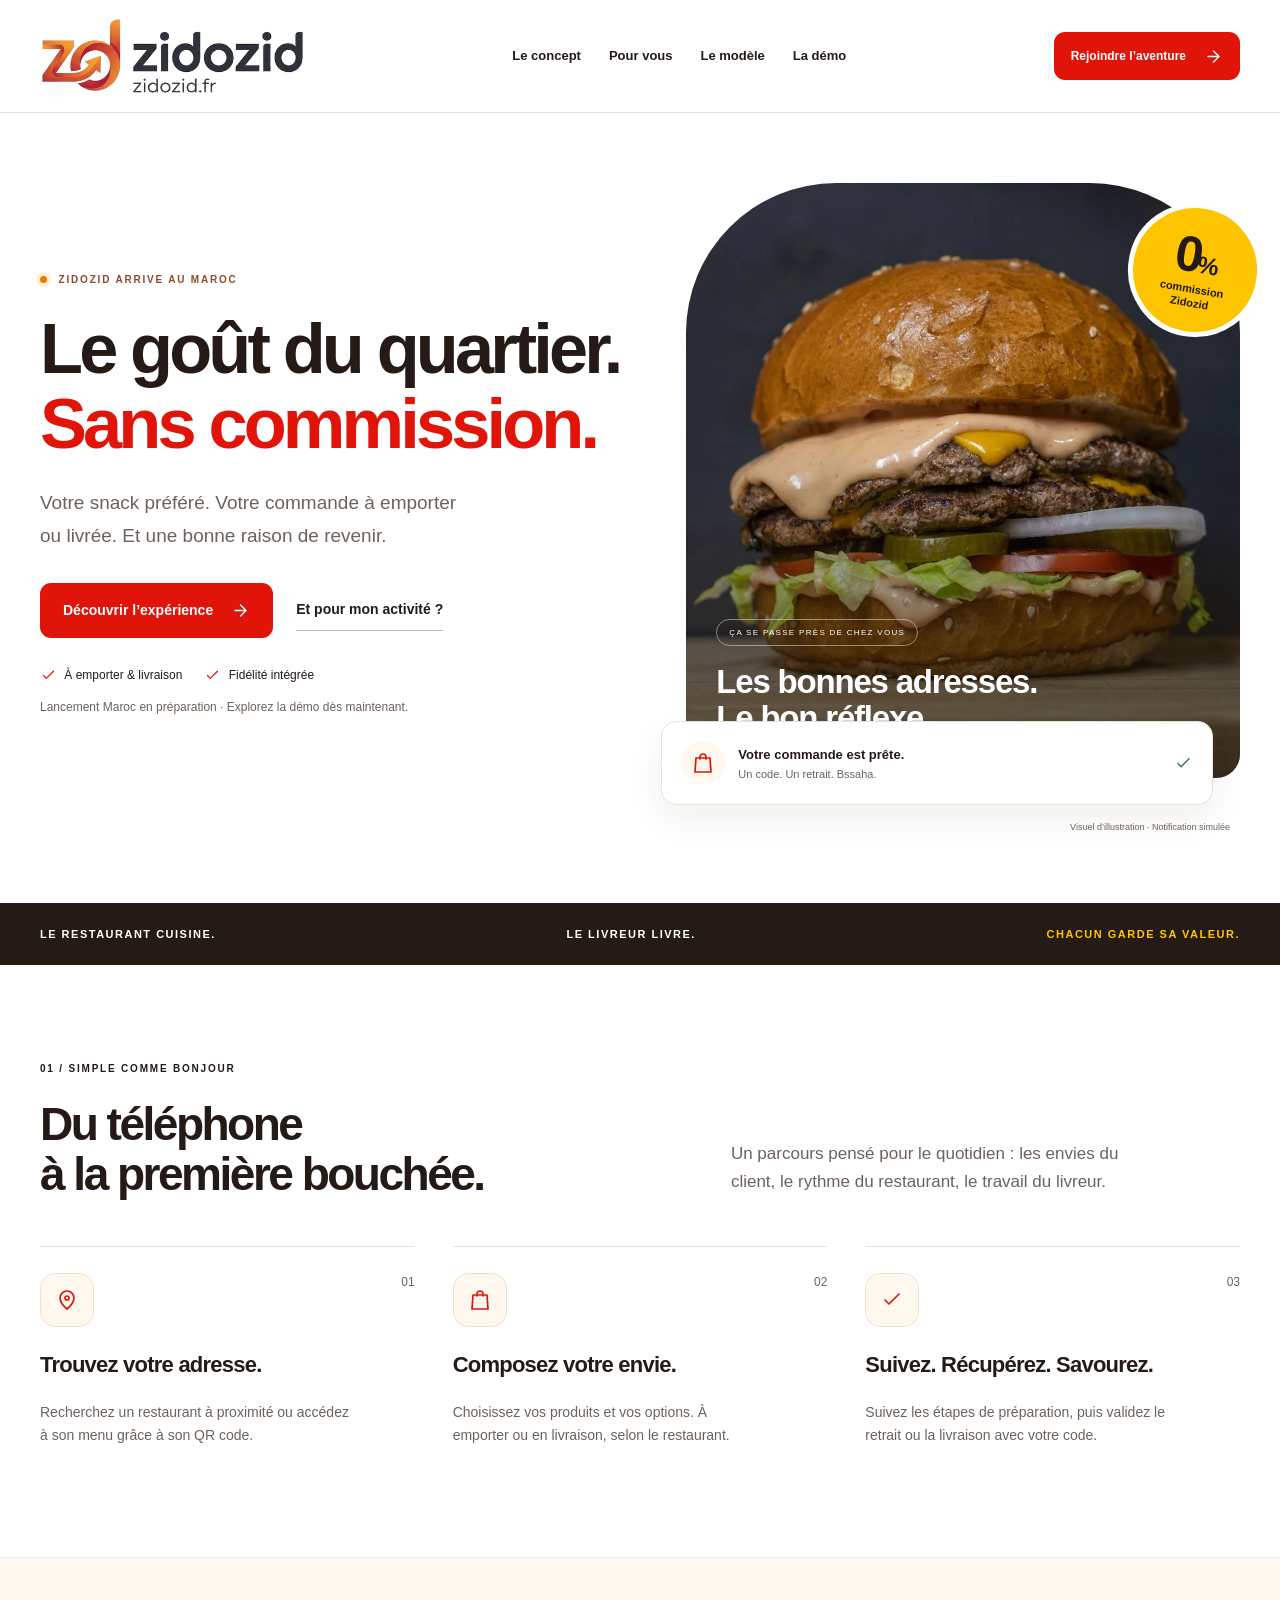
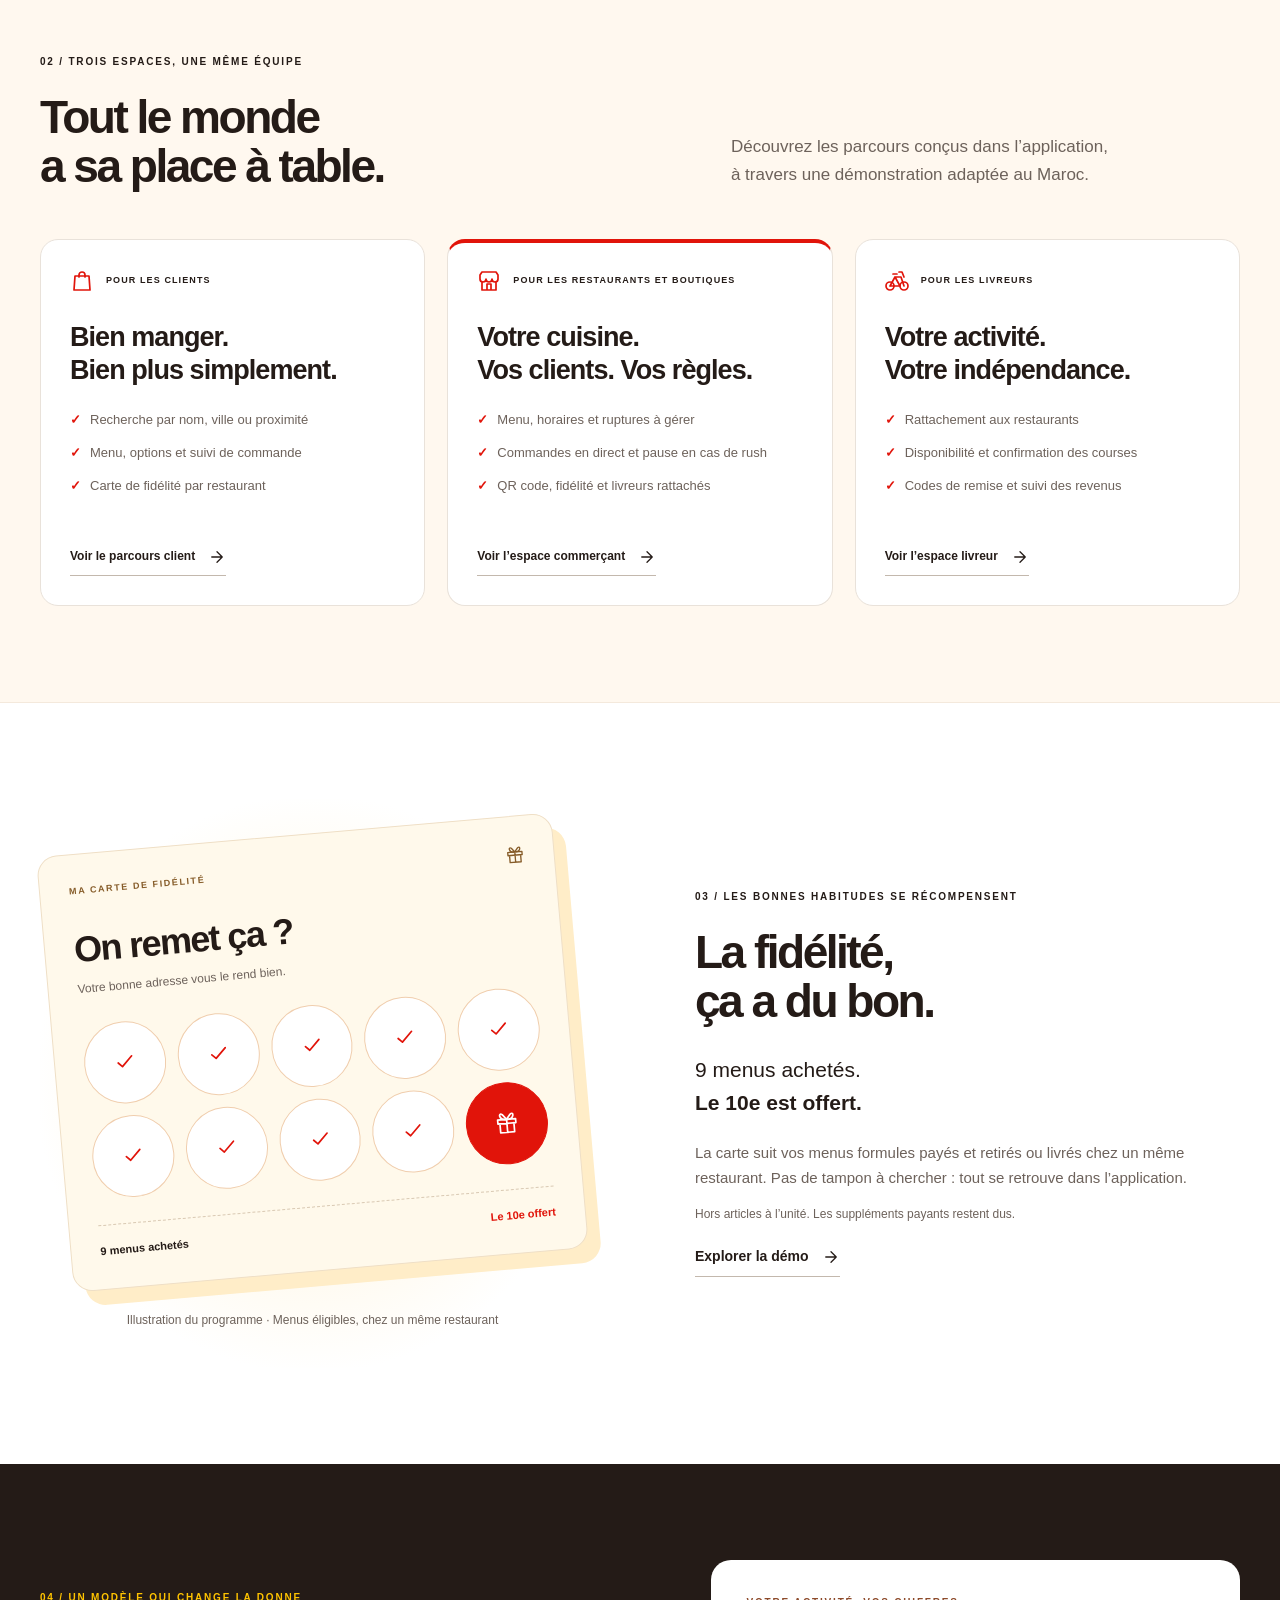
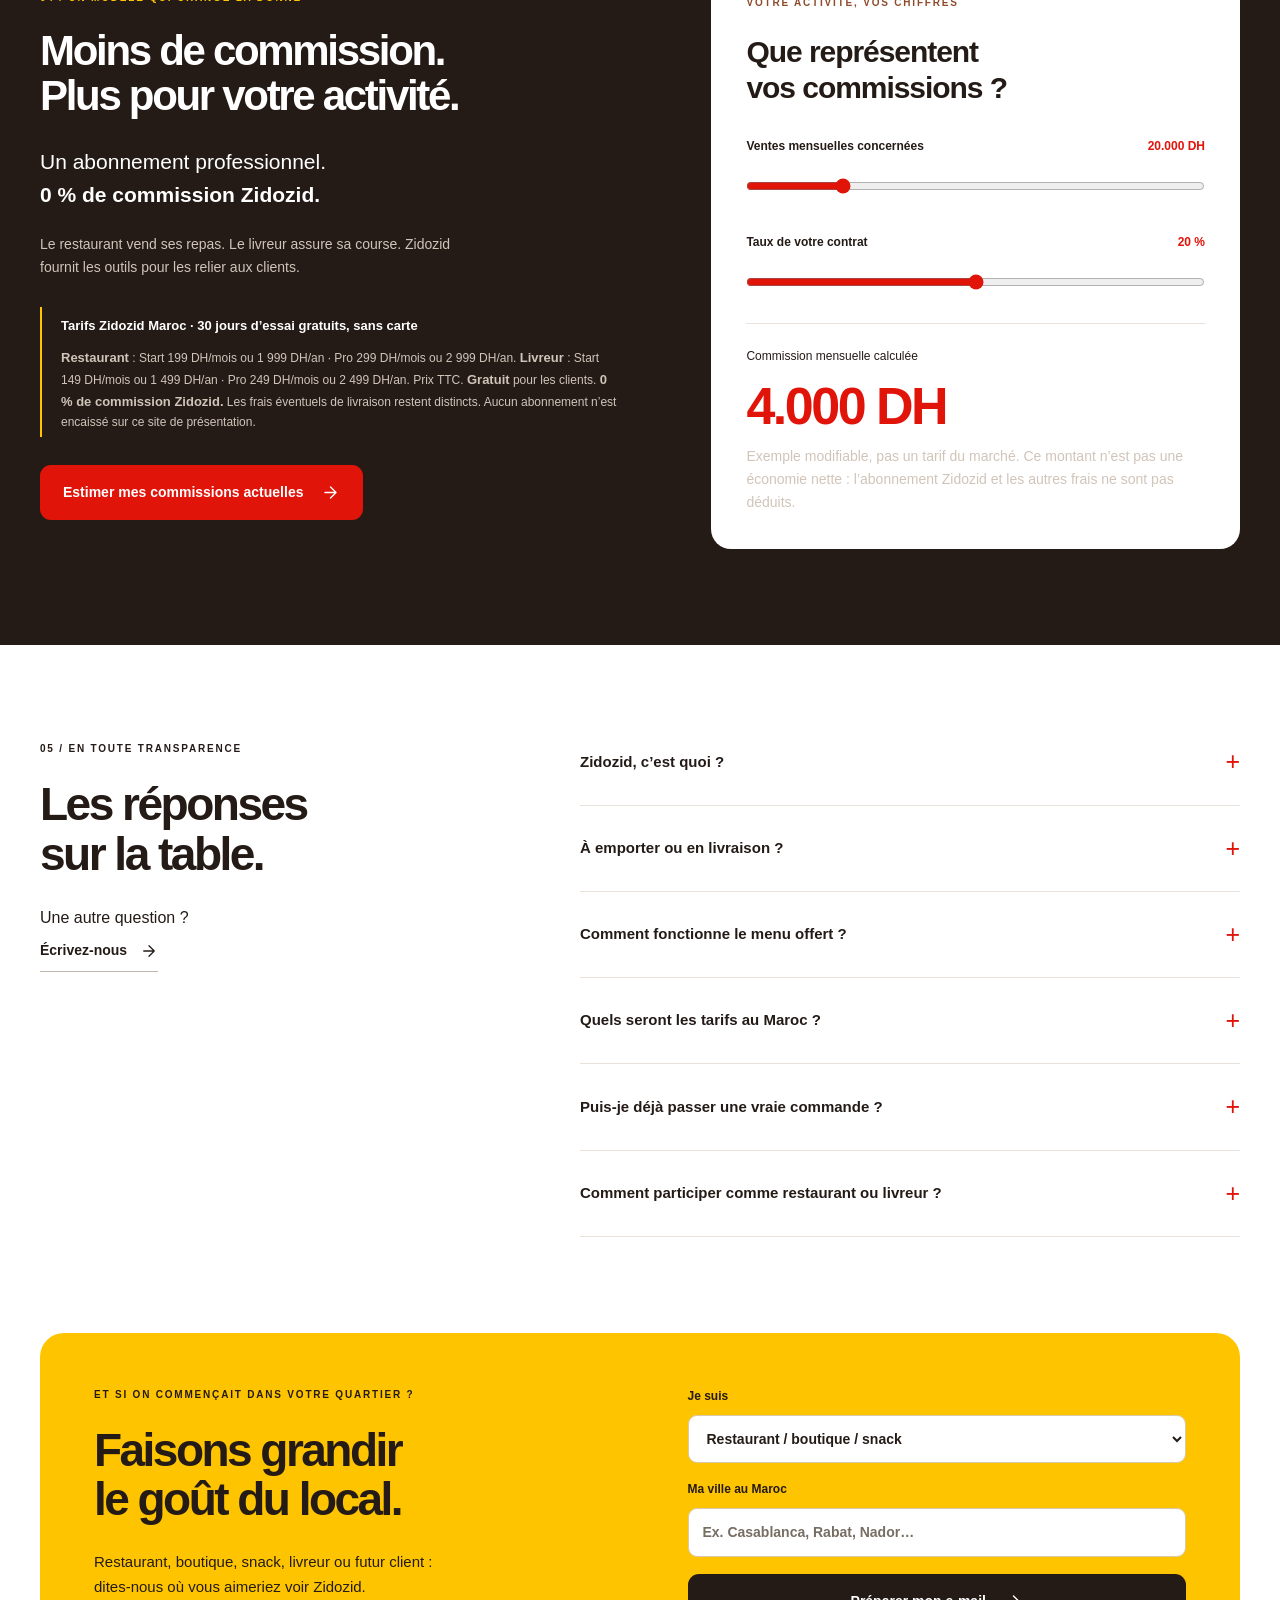
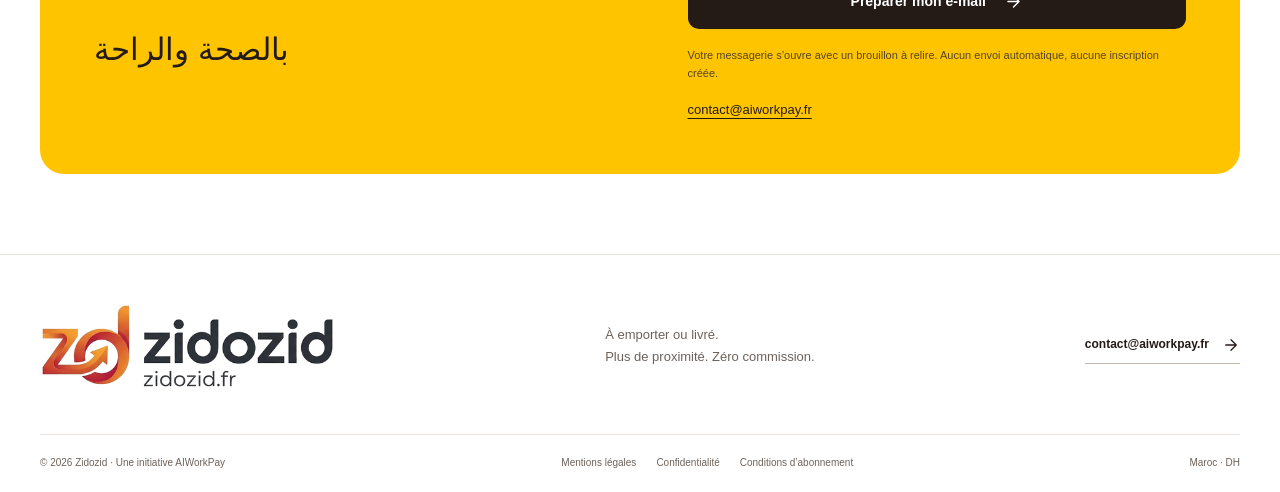
<file: index.html>
<!doctype html><html lang="fr"><head><meta charset="utf-8"><meta name="viewport" content="width=device-width, initial-scale=1"><title>Zidozid Maroc — Du goût. Du lien. Zéro commission.</title><meta name="description" content="Découvrez Zidozid au Maroc : commande à emporter, livraison indépendante et fidélité. Un modèle sans commission pour rapprocher clients et restaurants."><meta name="theme-color" content="#E1140A"><link rel="canonical" href="https://zidozid.fr/"><meta property="og:title" content="Zidozid Maroc — Du goût. Du lien. Zéro commission."><meta property="og:description" content="Découvrez Zidozid au Maroc : commande à emporter, livraison indépendante et fidélité. Un modèle sans commission pour rapprocher clients et restaurants."><meta property="og:type" content="website"><meta property="og:locale" content="fr_MA"><meta property="og:url" content="https://zidozid.fr/"><meta property="og:image" content="https://zidozid.fr/og-image.png"><meta name="twitter:card" content="summary_large_image"><link rel="icon" type="image/png" href="/favicon.png">
<link rel="apple-touch-icon" href="/apple-touch-icon.png"><link rel="stylesheet" href="/style.css?v=20261012-logo"><script src="/app.js?v=20261012-logo" defer></script></head><body><a class="skip" href="#contenu">Aller au contenu</a><header class="site-header"><div class="wrap header-inner"><a class="brand brand-signature" href="/" aria-label="Zidozid Maroc, accueil"><img src="/img/logo-zidozid.webp" width="480" height="141" alt="Zidozid — Click-and-collect / Livraison, Zéro commission"></a><button class="menu-toggle" type="button" aria-expanded="false" aria-controls="navigation">Menu <span aria-hidden="true">☰</span></button><nav id="navigation" aria-label="Navigation principale"><a href="/#concept">Le concept</a><a href="/#profils">Pour vous</a><a href="/#tarifs">Le modèle</a><a href="/demo/">La démo</a></nav><a class="button small header-cta" href="/#contact">Rejoindre l’aventure <svg class="icon" viewBox="0 0 24 24" fill="none" stroke="currentColor" stroke-width="1.7" stroke-linecap="round" stroke-linejoin="round" aria-hidden="true"><path d="M5 12h14M12 5l7 7-7 7"/></svg></a></div></header>
<main id="contenu">
<section class="hero wrap"><div class="hero-copy"><p class="eyebrow"><span class="status-dot"></span> ZIDOZID ARRIVE AU MAROC</p><h1>Le goût du quartier.<br><em>Sans commission.</em></h1><p class="hero-lead">Votre snack préféré. Votre commande à emporter ou livrée. Et une bonne raison de revenir.</p><div class="hero-actions"><a class="button" href="/demo/">Découvrir l’expérience <svg class="icon" viewBox="0 0 24 24" fill="none" stroke="currentColor" stroke-width="1.7" stroke-linecap="round" stroke-linejoin="round" aria-hidden="true"><path d="M5 12h14M12 5l7 7-7 7"/></svg></a><a class="text-link" href="#profils">Et pour mon activité ?</a></div><div class="hero-points"><span><svg class="icon" viewBox="0 0 24 24" fill="none" stroke="currentColor" stroke-width="1.7" stroke-linecap="round" stroke-linejoin="round" aria-hidden="true"><path d="m5 12 4 4L19 6"/></svg> À emporter & livraison</span><span><svg class="icon" viewBox="0 0 24 24" fill="none" stroke="currentColor" stroke-width="1.7" stroke-linecap="round" stroke-linejoin="round" aria-hidden="true"><path d="m5 12 4 4L19 6"/></svg> Fidélité intégrée</span></div><p class="micro">Lancement Maroc en préparation · Explorez la démo dès maintenant.</p></div>
<div class="hero-visual"><div class="photo-frame"><img class="hero-photo" src="/img/burger.webp" alt="Burger garni, servi avec des frites, pour une pause gourmande" width="1100" height="914" fetchpriority="high"><div class="photo-gradient"></div><div class="photo-caption"><span class="pill">ÇA SE PASSE PRÈS DE CHEZ VOUS</span><p>Les bonnes adresses.<br>Le bon réflexe.</p></div></div><div class="zero-badge"><strong>0<span>%</span></strong><span>commission<br>Zidozid</span></div><div class="order-float"><span class="round-icon"><svg class="icon" viewBox="0 0 24 24" fill="none" stroke="currentColor" stroke-width="1.7" stroke-linecap="round" stroke-linejoin="round" aria-hidden="true"><path d="M5 7h14l1 14H4L5 7Z"/><path d="M9 8V6a3 3 0 0 1 6 0v2"/></svg></span><div><strong>Votre commande est prête.</strong><span>Un code. Un retrait. Bssaha.</span></div><span class="order-check"><svg class="icon" viewBox="0 0 24 24" fill="none" stroke="currentColor" stroke-width="1.7" stroke-linecap="round" stroke-linejoin="round" aria-hidden="true"><path d="m5 12 4 4L19 6"/></svg></span></div><span class="visual-note">Visuel d’illustration · Notification simulée</span></div></section>
<div class="promise-bar"><div class="wrap"><span>LE RESTAURANT CUISINE.</span><span>LE LIVREUR LIVRE.</span><span class="highlight">CHACUN GARDE SA VALEUR.</span></div></div>
<section class="section wrap" id="concept"><div class="section-intro"><div><p class="eyebrow">01 / SIMPLE COMME BONJOUR</p><h2>Du téléphone<br>à la première bouchée.</h2></div><p>Un parcours pensé pour le quotidien : les envies du client, le rythme du restaurant, le travail du livreur.</p></div><div class="steps"><article><span class="step-index">01</span><span class="feature-icon"><svg class="icon" viewBox="0 0 24 24" fill="none" stroke="currentColor" stroke-width="1.7" stroke-linecap="round" stroke-linejoin="round" aria-hidden="true"><path d="M19 10c0 5-7 11-7 11S5 15 5 10a7 7 0 1 1 14 0Z"/><circle cx="12" cy="10" r="2"/></svg></span><h3>Trouvez votre adresse.</h3><p>Recherchez un restaurant à proximité ou accédez à son menu grâce à son QR code.</p></article><article><span class="step-index">02</span><span class="feature-icon"><svg class="icon" viewBox="0 0 24 24" fill="none" stroke="currentColor" stroke-width="1.7" stroke-linecap="round" stroke-linejoin="round" aria-hidden="true"><path d="M5 7h14l1 14H4L5 7Z"/><path d="M9 8V6a3 3 0 0 1 6 0v2"/></svg></span><h3>Composez votre envie.</h3><p>Choisissez vos produits et vos options. À emporter ou en livraison, selon le restaurant.</p></article><article><span class="step-index">03</span><span class="feature-icon"><svg class="icon" viewBox="0 0 24 24" fill="none" stroke="currentColor" stroke-width="1.7" stroke-linecap="round" stroke-linejoin="round" aria-hidden="true"><path d="m5 12 4 4L19 6"/></svg></span><h3>Suivez. Récupérez. Savourez.</h3><p>Suivez les étapes de préparation, puis validez le retrait ou la livraison avec votre code.</p></article></div></section>
<section class="profile-section section" id="profils"><div class="wrap"><div class="section-intro"><div><p class="eyebrow">02 / TROIS ESPACES, UNE MÊME ÉQUIPE</p><h2>Tout le monde<br>a sa place à table.</h2></div><p>Découvrez les parcours conçus dans l’application, à travers une démonstration adaptée au Maroc.</p></div><div class="profile-grid">
<article class="profile"><div class="profile-title"><svg class="icon" viewBox="0 0 24 24" fill="none" stroke="currentColor" stroke-width="1.7" stroke-linecap="round" stroke-linejoin="round" aria-hidden="true"><path d="M5 7h14l1 14H4L5 7Z"/><path d="M9 8V6a3 3 0 0 1 6 0v2"/></svg><span>POUR LES CLIENTS</span></div><h3>Bien manger.<br>Bien plus simplement.</h3><ul class="check-list"><li>Recherche par nom, ville ou proximité</li><li>Menu, options et suivi de commande</li><li>Carte de fidélité par restaurant</li></ul><a class="text-link" href="/demo/?profil=client">Voir le parcours client <svg class="icon" viewBox="0 0 24 24" fill="none" stroke="currentColor" stroke-width="1.7" stroke-linecap="round" stroke-linejoin="round" aria-hidden="true"><path d="M5 12h14M12 5l7 7-7 7"/></svg></a></article>
<article class="profile featured"><div class="profile-title"><svg class="icon" viewBox="0 0 24 24" fill="none" stroke="currentColor" stroke-width="1.7" stroke-linecap="round" stroke-linejoin="round" aria-hidden="true"><path d="M3 10V6l2-3h14l2 3v4M3 10a3 3 0 0 0 6 0 3 3 0 0 0 6 0 3 3 0 0 0 6 0M5 13v8h14v-8M10 21v-6h4v6"/></svg><span>POUR LES RESTAURANTS ET BOUTIQUES</span></div><h3>Votre cuisine.<br>Vos clients. Vos règles.</h3><ul class="check-list"><li>Menu, horaires et ruptures à gérer</li><li>Commandes en direct et pause en cas de rush</li><li>QR code, fidélité et livreurs rattachés</li></ul><a class="text-link" href="/demo/?profil=restaurant">Voir l’espace commerçant <svg class="icon" viewBox="0 0 24 24" fill="none" stroke="currentColor" stroke-width="1.7" stroke-linecap="round" stroke-linejoin="round" aria-hidden="true"><path d="M5 12h14M12 5l7 7-7 7"/></svg></a></article>
<article class="profile"><div class="profile-title"><svg class="icon" viewBox="0 0 24 24" fill="none" stroke="currentColor" stroke-width="1.7" stroke-linecap="round" stroke-linejoin="round" aria-hidden="true"><circle cx="5" cy="17" r="4"/><circle cx="19" cy="17" r="4"/><path d="m5 17 5-9 5 9H5m5-9h6l3 9M8 5h4m2-2h3l2 5"/></svg><span>POUR LES LIVREURS</span></div><h3>Votre activité.<br>Votre indépendance.</h3><ul class="check-list"><li>Rattachement aux restaurants</li><li>Disponibilité et confirmation des courses</li><li>Codes de remise et suivi des revenus</li></ul><a class="text-link" href="/demo/?profil=livreur">Voir l’espace livreur <svg class="icon" viewBox="0 0 24 24" fill="none" stroke="currentColor" stroke-width="1.7" stroke-linecap="round" stroke-linejoin="round" aria-hidden="true"><path d="M5 12h14M12 5l7 7-7 7"/></svg></a></article></div></div></section>
<section class="section wrap loyalty-section"><div class="loyalty-art"><div class="loyalty-card"><div class="loyalty-heading"><span>MA CARTE DE FIDÉLITÉ</span><svg class="icon" viewBox="0 0 24 24" fill="none" stroke="currentColor" stroke-width="1.7" stroke-linecap="round" stroke-linejoin="round" aria-hidden="true"><path d="M3 8h18v4H3zM5 12v9h14v-9M12 8v13"/><path d="M12 8C4 9 4 0 8 3l4 5c8 1 8-8 4-5l-4 5"/></svg></div><strong>On remet ça ?</strong><p>Votre bonne adresse vous le rend bien.</p><div class="stamps" aria-label="9 menus achetés, le dixième offert"><span><svg class="icon" viewBox="0 0 24 24" fill="none" stroke="currentColor" stroke-width="1.7" stroke-linecap="round" stroke-linejoin="round" aria-hidden="true"><path d="m5 12 4 4L19 6"/></svg></span><span><svg class="icon" viewBox="0 0 24 24" fill="none" stroke="currentColor" stroke-width="1.7" stroke-linecap="round" stroke-linejoin="round" aria-hidden="true"><path d="m5 12 4 4L19 6"/></svg></span><span><svg class="icon" viewBox="0 0 24 24" fill="none" stroke="currentColor" stroke-width="1.7" stroke-linecap="round" stroke-linejoin="round" aria-hidden="true"><path d="m5 12 4 4L19 6"/></svg></span><span><svg class="icon" viewBox="0 0 24 24" fill="none" stroke="currentColor" stroke-width="1.7" stroke-linecap="round" stroke-linejoin="round" aria-hidden="true"><path d="m5 12 4 4L19 6"/></svg></span><span><svg class="icon" viewBox="0 0 24 24" fill="none" stroke="currentColor" stroke-width="1.7" stroke-linecap="round" stroke-linejoin="round" aria-hidden="true"><path d="m5 12 4 4L19 6"/></svg></span><span><svg class="icon" viewBox="0 0 24 24" fill="none" stroke="currentColor" stroke-width="1.7" stroke-linecap="round" stroke-linejoin="round" aria-hidden="true"><path d="m5 12 4 4L19 6"/></svg></span><span><svg class="icon" viewBox="0 0 24 24" fill="none" stroke="currentColor" stroke-width="1.7" stroke-linecap="round" stroke-linejoin="round" aria-hidden="true"><path d="m5 12 4 4L19 6"/></svg></span><span><svg class="icon" viewBox="0 0 24 24" fill="none" stroke="currentColor" stroke-width="1.7" stroke-linecap="round" stroke-linejoin="round" aria-hidden="true"><path d="m5 12 4 4L19 6"/></svg></span><span><svg class="icon" viewBox="0 0 24 24" fill="none" stroke="currentColor" stroke-width="1.7" stroke-linecap="round" stroke-linejoin="round" aria-hidden="true"><path d="m5 12 4 4L19 6"/></svg></span><span class="reward"><svg class="icon" viewBox="0 0 24 24" fill="none" stroke="currentColor" stroke-width="1.7" stroke-linecap="round" stroke-linejoin="round" aria-hidden="true"><path d="M3 8h18v4H3zM5 12v9h14v-9M12 8v13"/><path d="M12 8C4 9 4 0 8 3l4 5c8 1 8-8 4-5l-4 5"/></svg></span></div><div class="loyalty-bottom"><b>9 menus achetés</b><span>Le 10e offert</span></div></div><span class="micro">Illustration du programme · Menus éligibles, chez un même restaurant</span></div><div><p class="eyebrow">03 / LES BONNES HABITUDES SE RÉCOMPENSENT</p><h2>La fidélité,<br>ça a du bon.</h2><p class="lead">9 menus achetés.<br><strong>Le 10e est offert.</strong></p><p class="body-copy">La carte suit vos menus formules payés et retirés ou livrés chez un même restaurant. Pas de tampon à chercher : tout se retrouve dans l’application.</p><p class="micro">Hors articles à l’unité. Les suppléments payants restent dus.</p><a class="text-link" href="/demo/">Explorer la démo <svg class="icon" viewBox="0 0 24 24" fill="none" stroke="currentColor" stroke-width="1.7" stroke-linecap="round" stroke-linejoin="round" aria-hidden="true"><path d="M5 12h14M12 5l7 7-7 7"/></svg></a></div></section>
<section class="model-section section" id="tarifs"><div class="wrap model-grid"><div><p class="eyebrow">04 / UN MODÈLE QUI CHANGE LA DONNE</p><h2>Moins de commission.<br>Plus pour votre activité.</h2><p class="lead">Un abonnement professionnel.<br><strong>0 % de commission Zidozid.</strong></p><p>Le restaurant vend ses repas. Le livreur assure sa course. Zidozid fournit les outils pour les relier aux clients.</p><div class="model-note"><strong>Tarifs Zidozid Maroc · 30 jours d’essai gratuits, sans carte</strong><p><strong>Restaurant</strong> : Start 199 DH/mois ou 1 999 DH/an · Pro 299 DH/mois ou 2 999 DH/an. <strong>Livreur</strong> : Start 149 DH/mois ou 1 499 DH/an · Pro 249 DH/mois ou 2 499 DH/an. Prix TTC. <strong>Gratuit</strong> pour les clients. <strong>0 % de commission Zidozid.</strong> Les frais éventuels de livraison restent distincts. Aucun abonnement n’est encaissé sur ce site de présentation.</p></div><a class="button" href="/diagnostic.html">Estimer mes commissions actuelles <svg class="icon" viewBox="0 0 24 24" fill="none" stroke="currentColor" stroke-width="1.7" stroke-linecap="round" stroke-linejoin="round" aria-hidden="true"><path d="M5 12h14M12 5l7 7-7 7"/></svg></a></div><div class="calculator"><p class="eyebrow">VOTRE ACTIVITÉ, VOS CHIFFRES</p><h3>Que représentent<br>vos commissions ?</h3><label for="revenue">Ventes mensuelles concernées <output id="revenue-value" for="revenue">20 000 DH</output></label><input id="revenue" type="range" min="0" max="100000" step="500" value="20000"><label for="rate">Taux de votre contrat <output id="rate-value" for="rate">20 %</output></label><input id="rate" type="range" min="0" max="40" step="1" value="20"><div class="calc-result"><span>Commission mensuelle calculée</span><strong id="commission" aria-live="polite">4 000 DH</strong></div><p class="micro">Exemple modifiable, pas un tarif du marché. Ce montant n’est pas une économie nette : l’abonnement Zidozid et les autres frais ne sont pas déduits.</p></div></div></section>
<section class="section wrap faq" id="questions"><div><p class="eyebrow">05 / EN TOUTE TRANSPARENCE</p><h2>Les réponses<br>sur la table.</h2><p>Une autre question ?<br><a class="text-link" href="mailto:contact@aiworkpay.fr">Écrivez-nous <svg class="icon" viewBox="0 0 24 24" fill="none" stroke="currentColor" stroke-width="1.7" stroke-linecap="round" stroke-linejoin="round" aria-hidden="true"><path d="M5 12h14M12 5l7 7-7 7"/></svg></a></p></div><div><details><summary>Zidozid, c’est quoi ?<span aria-hidden="true">+</span></summary><p>Une application qui relie les clients, les restaurants et les livreurs indépendants au Maroc. Les repas restent vendus par les restaurants. Le modèle Zidozid repose sur des abonnements professionnels, sans commission sur les commandes.</p></details><details><summary>À emporter ou en livraison ?<span aria-hidden="true">+</span></summary><p>Les deux parcours sont prévus. Le retrait se fait au restaurant avec un code. La livraison dépend de la zone du restaurant et de la disponibilité d’un livreur rattaché. Son coût est distinct du prix du repas.</p></details><details><summary>Comment fonctionne le menu offert ?<span aria-hidden="true">+</span></summary><p>Chez un même restaurant, 9 menus formules éligibles payés et retirés ou livrés donnent droit à un menu formule offert. Les articles à l’unité ne comptent pas. Les suppléments payants restent à régler.</p></details><details><summary>Quels seront les tarifs au Maroc ?<span aria-hidden="true">+</span></summary><p>Le modèle prévoit un abonnement pour les restaurants et les livreurs, sans commission Zidozid. Restaurants et boutiques : Start 199 DH par mois, Pro 299 DH par mois. Livreurs indépendants : Start 149 DH par mois, Pro 249 DH par mois. Prix TTC. Clients : gratuit. 30 jours d’essai gratuits, puis abonnement professionnel sans commission Zidozid. Aucun paiement d’abonnement n’est proposé sur ce site.</p></details><details><summary>Puis-je déjà passer une vraie commande ?<span aria-hidden="true">+</span></summary><p>Ce site présente Zidozid Maroc et une démo fictive. Il ne prend ni commande, ni paiement. Contactez-nous pour connaître les conditions d’ouverture dans votre ville et les moyens de paiement disponibles au lancement.</p></details><details><summary>Comment participer comme restaurant ou livreur ?<span aria-hidden="true">+</span></summary><p>Indiquez votre activité et votre ville dans la rubrique contact. Le bouton prépare un e-mail à notre équipe ; vous pouvez le relire avant de l’envoyer. Ce contact ne crée pas de compte et ne souscrit aucun abonnement.</p></details></div></section>
<section class="contact-section wrap" id="contact"><div><p class="eyebrow">ET SI ON COMMENÇAIT DANS VOTRE QUARTIER ?</p><h2>Faisons grandir<br>le goût du local.</h2><p>Restaurant, boutique, snack, livreur ou futur client : dites-nous où vous aimeriez voir Zidozid.</p><span class="arabic-signature" lang="ar" dir="rtl">بالصحة والراحة</span></div><form id="contact-form" class="contact-form"><label for="contact-role">Je suis<select id="contact-role" name="profil"><option value="restaurant">Restaurant / boutique / snack</option><option value="livreur">Livreur indépendant</option><option value="client">Futur client</option></select></label><label for="contact-city">Ma ville au Maroc<input id="contact-city" name="ville" placeholder="Ex. Casablanca, Rabat, Nador…" maxlength="80" required autocomplete="address-level2"></label><button type="submit" class="button dark">Préparer mon e-mail <svg class="icon" viewBox="0 0 24 24" fill="none" stroke="currentColor" stroke-width="1.7" stroke-linecap="round" stroke-linejoin="round" aria-hidden="true"><path d="M5 12h14M12 5l7 7-7 7"/></svg></button><p class="micro">Votre messagerie s’ouvre avec un brouillon à relire. Aucun envoi automatique, aucune inscription créée.</p><p id="contact-feedback" role="status"></p><a class="contact-email" href="mailto:contact@aiworkpay.fr">contact@aiworkpay.fr</a></form></section>
</main><script type="application/ld+json">{"@context": "https://schema.org", "@graph": [{"@type": "WebSite", "@id": "https://zidozid.fr/#website", "url": "https://zidozid.fr/", "name": "Zidozid Maroc", "inLanguage": "fr-MA", "description": "Présentation du projet Zidozid Maroc : click-and-collect, livraison indépendante et fidélité, sans commission Zidozid."}, {"@type": "Organization", "name": "Zidozid", "url": "https://zidozid.fr/", "logo": "https://zidozid.fr/img/logo-zidozid.webp", "email": "contact@aiworkpay.fr", "areaServed": {"@type": "Country", "name": "Maroc"}}, {"@type": "FAQPage", "mainEntity": [{"@type": "Question", "name": "Zidozid, c’est quoi ?", "acceptedAnswer": {"@type": "Answer", "text": "Une application qui relie les clients, les restaurants et les livreurs indépendants au Maroc. Les repas restent vendus par les restaurants. Le modèle Zidozid repose sur des abonnements professionnels, sans commission sur les commandes."}}, {"@type": "Question", "name": "À emporter ou en livraison ?", "acceptedAnswer": {"@type": "Answer", "text": "Les deux parcours sont prévus. Le retrait se fait au restaurant avec un code. La livraison dépend de la zone du restaurant et de la disponibilité d’un livreur rattaché. Son coût est distinct du prix du repas."}}, {"@type": "Question", "name": "Comment fonctionne le menu offert ?", "acceptedAnswer": {"@type": "Answer", "text": "Chez un même restaurant, 9 menus formules éligibles payés et retirés ou livrés donnent droit à un menu formule offert. Les articles à l’unité ne comptent pas. Les suppléments payants restent à régler."}}, {"@type": "Question", "name": "Quels seront les tarifs au Maroc ?", "acceptedAnswer": {"@type": "Answer", "text": "Le modèle prévoit un abonnement pour les restaurants et les livreurs, sans commission Zidozid. Les tarifs en dirhams et les modalités de l’essai seront communiqués avant toute souscription. Aucun paiement d’abonnement n’est proposé sur ce site."}}, {"@type": "Question", "name": "Puis-je déjà passer une vraie commande ?", "acceptedAnswer": {"@type": "Answer", "text": "Ce site présente Zidozid Maroc et une démo fictive. Il ne prend ni commande, ni paiement. Contactez-nous pour connaître les conditions d’ouverture dans votre ville et les moyens de paiement disponibles au lancement."}}, {"@type": "Question", "name": "Comment participer comme restaurant ou livreur ?", "acceptedAnswer": {"@type": "Answer", "text": "Indiquez votre activité et votre ville dans la rubrique contact. Le bouton prépare un e-mail à notre équipe ; vous pouvez le relire avant de l’envoyer. Ce contact ne crée pas de compte et ne souscrit aucun abonnement."}}]}]}</script><footer class="site-footer"><div class="wrap footer-top"><a class="brand brand-signature" href="/" aria-label="Zidozid Maroc, accueil"><img src="/img/logo-zidozid.webp" width="480" height="141" alt="Zidozid — Click-and-collect / Livraison, Zéro commission"></a><p>À emporter ou livré.<br>Plus de proximité. Zéro commission.</p><a class="text-link" href="mailto:contact@aiworkpay.fr">contact@aiworkpay.fr <svg class="icon" viewBox="0 0 24 24" fill="none" stroke="currentColor" stroke-width="1.7" stroke-linecap="round" stroke-linejoin="round" aria-hidden="true"><path d="M5 12h14M12 5l7 7-7 7"/></svg></a></div><div class="wrap footer-bottom"><span>© 2026 Zidozid · Une initiative AIWorkPay</span><nav aria-label="Informations légales"><a href="/mentions-legales/">Mentions légales</a><a href="/confidentialite/">Confidentialité</a>
<a href="/cgu-abonnement/">Conditions d’abonnement</a></nav><span>Maroc · DH</span></div></footer></body></html>
</file>
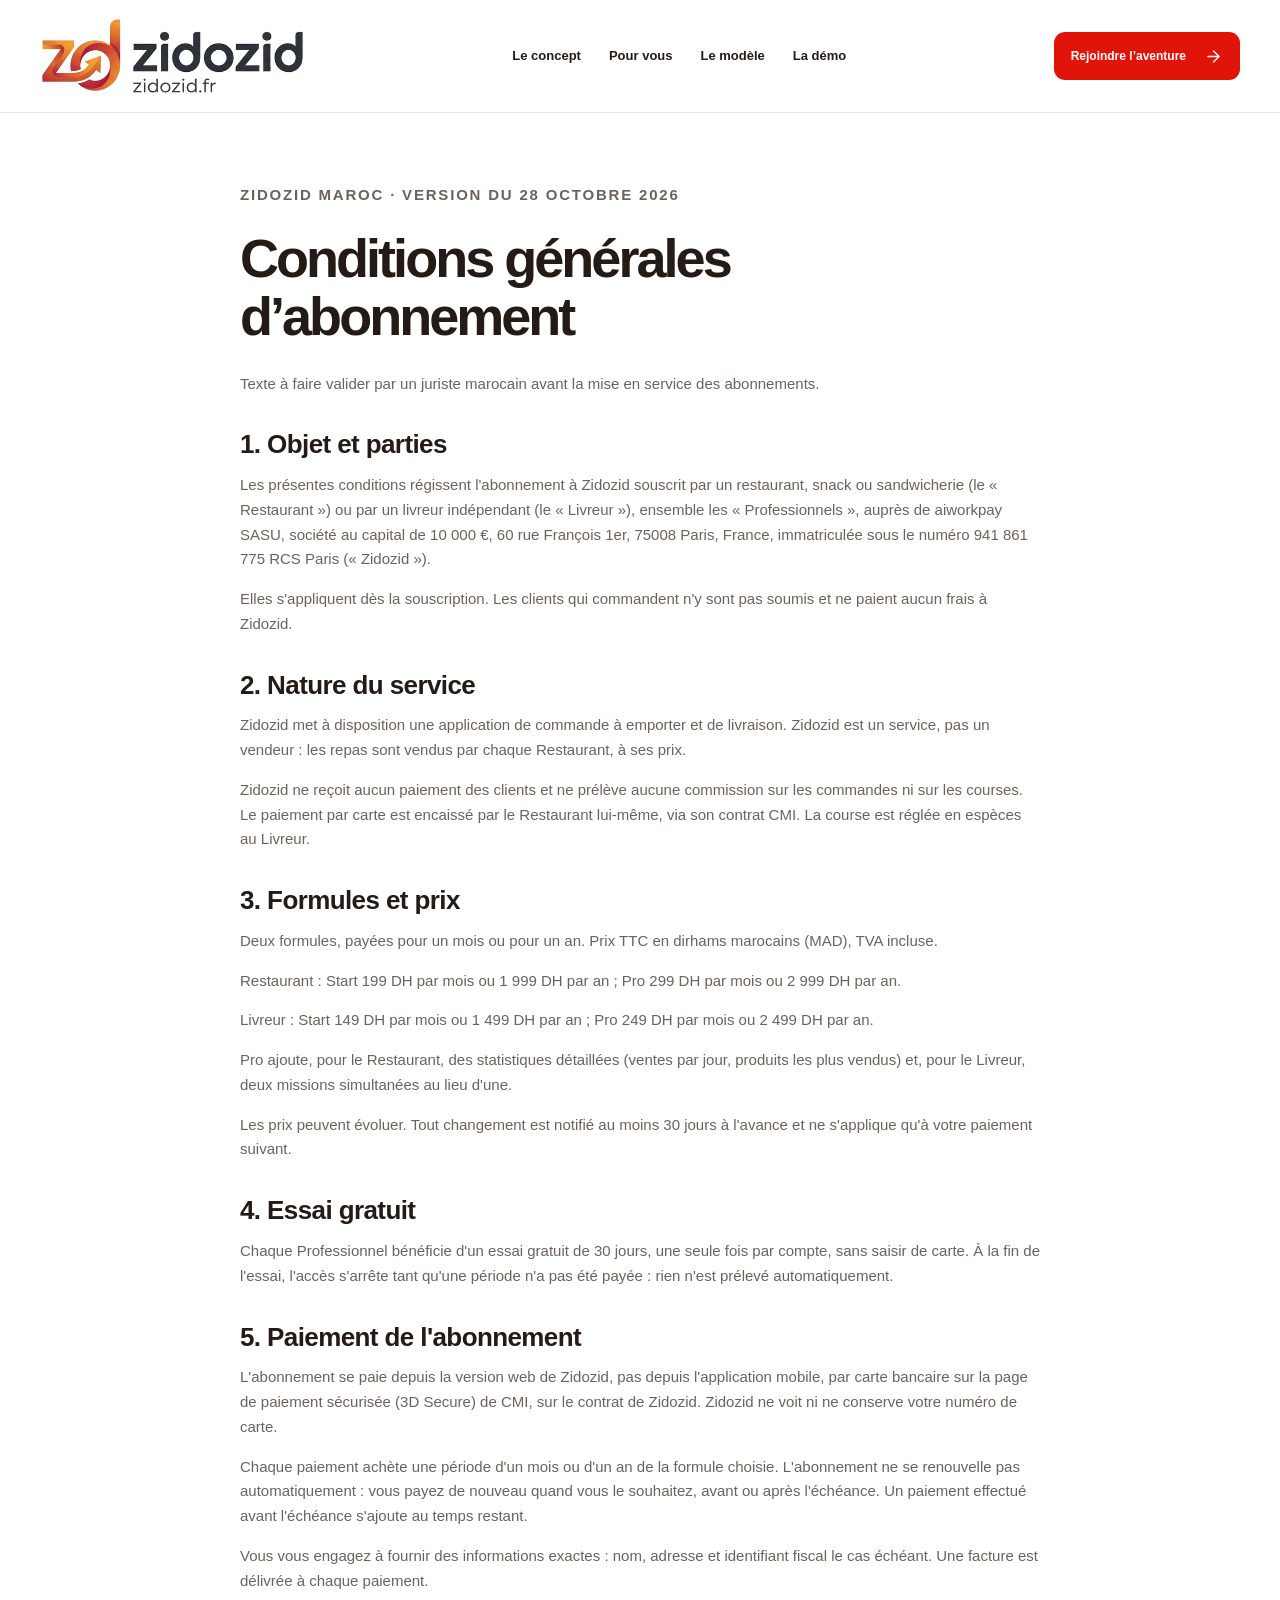
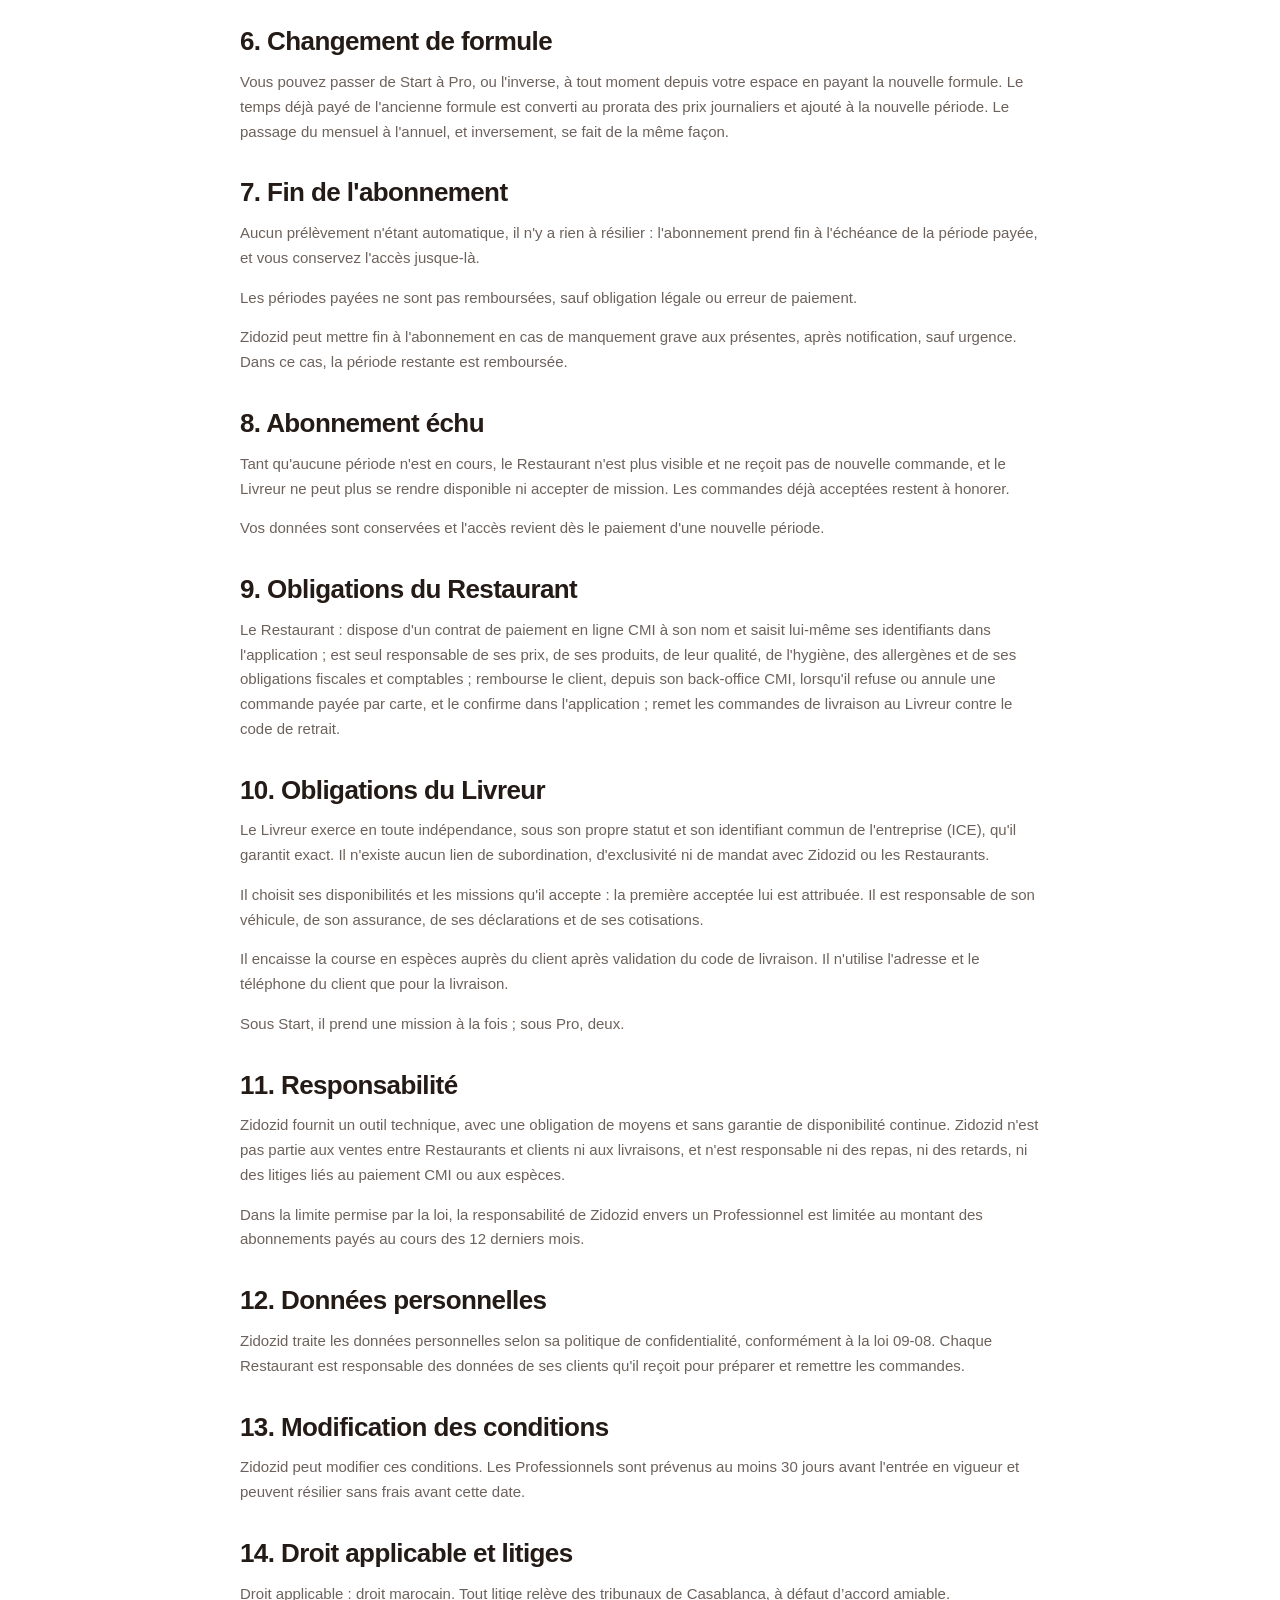
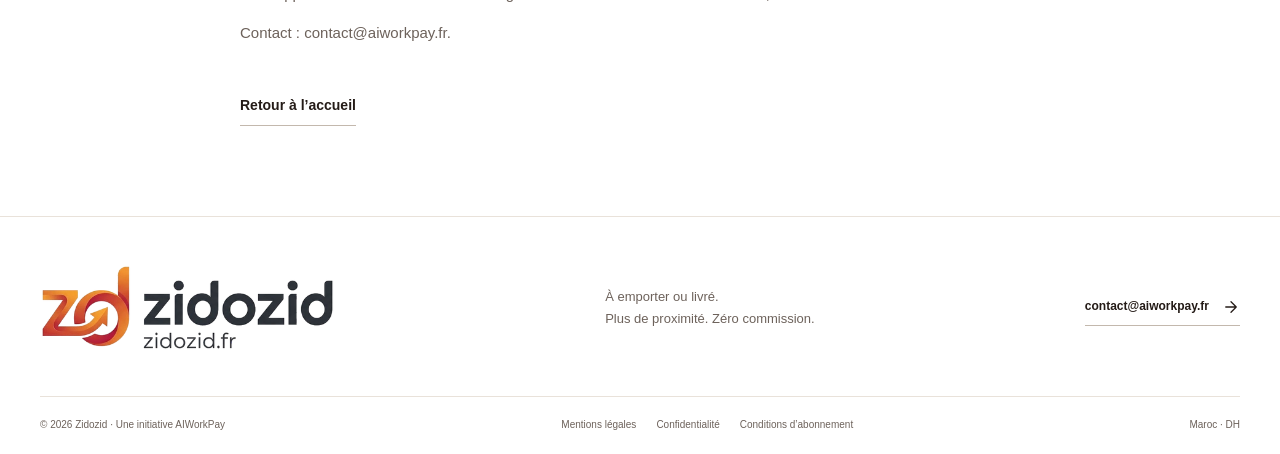
<file: cgu-abonnement/index.html>
<!doctype html><html lang="fr"><head><meta charset="utf-8"><meta name="viewport" content="width=device-width, initial-scale=1"><title>Conditions d’abonnement — Zidozid Maroc</title><meta name="description" content="Conditions générales d’abonnement Zidozid pour les restaurants et les livreurs."><meta name="theme-color" content="#E1140A"><link rel="canonical" href="https://zidozid.fr/cgu-abonnement/"><meta property="og:title" content="Conditions d’abonnement — Zidozid Maroc"><meta property="og:description" content="Conditions générales d’abonnement Zidozid pour les restaurants et les livreurs."><meta property="og:type" content="website"><meta property="og:locale" content="fr_MA"><meta property="og:url" content="https://zidozid.fr/cgu-abonnement/"><meta property="og:image" content="https://zidozid.fr/og-image.png"><meta name="twitter:card" content="summary_large_image"><link rel="icon" type="image/png" href="/favicon.png">
<link rel="apple-touch-icon" href="/apple-touch-icon.png"><link rel="stylesheet" href="/style.css?v=20261012-logo"><script src="/app.js?v=20261012-logo" defer></script></head><body><a class="skip" href="#contenu">Aller au contenu</a><header class="site-header"><div class="wrap header-inner"><a class="brand brand-signature" href="/" aria-label="Zidozid Maroc, accueil"><img src="/img/logo-zidozid.webp" width="480" height="141" alt="Zidozid — Click-and-collect / Livraison, Zéro commission"></a><button class="menu-toggle" type="button" aria-expanded="false" aria-controls="navigation">Menu <span aria-hidden="true">☰</span></button><nav id="navigation" aria-label="Navigation principale"><a href="/#concept">Le concept</a><a href="/#profils">Pour vous</a><a href="/#tarifs">Le modèle</a><a href="/demo/">La démo</a></nav><a class="button small header-cta" href="/#contact">Rejoindre l’aventure <svg class="icon" viewBox="0 0 24 24" fill="none" stroke="currentColor" stroke-width="1.7" stroke-linecap="round" stroke-linejoin="round" aria-hidden="true"><path d="M5 12h14M12 5l7 7-7 7"/></svg></a></div></header><main id="contenu" class="wrap legal">
<p class="eyebrow">ZIDOZID MAROC · VERSION DU 28 OCTOBRE 2026</p>
<h1>Conditions générales d’abonnement</h1>
<p>Texte à faire valider par un juriste marocain avant la mise en service des abonnements.</p>
<h2>1. Objet et parties</h2>
<p>Les présentes conditions régissent l'abonnement à Zidozid souscrit par un restaurant, snack ou sandwicherie (le « Restaurant ») ou par un livreur indépendant (le « Livreur »), ensemble les « Professionnels », auprès de aiworkpay SASU, société au capital de 10 000 €, 60 rue François 1er, 75008 Paris, France, immatriculée sous le numéro 941 861 775 RCS Paris (« Zidozid »).</p>
<p>Elles s'appliquent dès la souscription. Les clients qui commandent n'y sont pas soumis et ne paient aucun frais à Zidozid.</p>
<h2>2. Nature du service</h2>
<p>Zidozid met à disposition une application de commande à emporter et de livraison. Zidozid est un service, pas un vendeur : les repas sont vendus par chaque Restaurant, à ses prix.</p>
<p>Zidozid ne reçoit aucun paiement des clients et ne prélève aucune commission sur les commandes ni sur les courses. Le paiement par carte est encaissé par le Restaurant lui-même, via son contrat CMI. La course est réglée en espèces au Livreur.</p>
<h2>3. Formules et prix</h2>
<p>Deux formules, payées pour un mois ou pour un an. Prix TTC en dirhams marocains (MAD), TVA incluse.</p>
<p>Restaurant : Start 199 DH par mois ou 1 999 DH par an ; Pro 299 DH par mois ou 2 999 DH par an.</p>
<p>Livreur : Start 149 DH par mois ou 1 499 DH par an ; Pro 249 DH par mois ou 2 499 DH par an.</p>
<p>Pro ajoute, pour le Restaurant, des statistiques détaillées (ventes par jour, produits les plus vendus) et, pour le Livreur, deux missions simultanées au lieu d'une.</p>
<p>Les prix peuvent évoluer. Tout changement est notifié au moins 30 jours à l'avance et ne s'applique qu'à votre paiement suivant.</p>
<h2>4. Essai gratuit</h2>
<p>Chaque Professionnel bénéficie d'un essai gratuit de 30 jours, une seule fois par compte, sans saisir de carte. À la fin de l'essai, l'accès s'arrête tant qu'une période n'a pas été payée : rien n'est prélevé automatiquement.</p>
<h2>5. Paiement de l'abonnement</h2>
<p>L'abonnement se paie depuis la version web de Zidozid, pas depuis l'application mobile, par carte bancaire sur la page de paiement sécurisée (3D Secure) de CMI, sur le contrat de Zidozid. Zidozid ne voit ni ne conserve votre numéro de carte.</p>
<p>Chaque paiement achète une période d'un mois ou d'un an de la formule choisie. L'abonnement ne se renouvelle pas automatiquement : vous payez de nouveau quand vous le souhaitez, avant ou après l'échéance. Un paiement effectué avant l'échéance s'ajoute au temps restant.</p>
<p>Vous vous engagez à fournir des informations exactes : nom, adresse et identifiant fiscal le cas échéant. Une facture est délivrée à chaque paiement.</p>
<h2>6. Changement de formule</h2>
<p>Vous pouvez passer de Start à Pro, ou l'inverse, à tout moment depuis votre espace en payant la nouvelle formule. Le temps déjà payé de l'ancienne formule est converti au prorata des prix journaliers et ajouté à la nouvelle période. Le passage du mensuel à l'annuel, et inversement, se fait de la même façon.</p>
<h2>7. Fin de l'abonnement</h2>
<p>Aucun prélèvement n'étant automatique, il n'y a rien à résilier : l'abonnement prend fin à l'échéance de la période payée, et vous conservez l'accès jusque-là.</p>
<p>Les périodes payées ne sont pas remboursées, sauf obligation légale ou erreur de paiement.</p>
<p>Zidozid peut mettre fin à l'abonnement en cas de manquement grave aux présentes, après notification, sauf urgence. Dans ce cas, la période restante est remboursée.</p>
<h2>8. Abonnement échu</h2>
<p>Tant qu'aucune période n'est en cours, le Restaurant n'est plus visible et ne reçoit pas de nouvelle commande, et le Livreur ne peut plus se rendre disponible ni accepter de mission. Les commandes déjà acceptées restent à honorer.</p>
<p>Vos données sont conservées et l'accès revient dès le paiement d'une nouvelle période.</p>
<h2>9. Obligations du Restaurant</h2>
<p>Le Restaurant : dispose d'un contrat de paiement en ligne CMI à son nom et saisit lui-même ses identifiants dans l'application ; est seul responsable de ses prix, de ses produits, de leur qualité, de l'hygiène, des allergènes et de ses obligations fiscales et comptables ; rembourse le client, depuis son back-office CMI, lorsqu'il refuse ou annule une commande payée par carte, et le confirme dans l'application ; remet les commandes de livraison au Livreur contre le code de retrait.</p>
<h2>10. Obligations du Livreur</h2>
<p>Le Livreur exerce en toute indépendance, sous son propre statut et son identifiant commun de l'entreprise (ICE), qu'il garantit exact. Il n'existe aucun lien de subordination, d'exclusivité ni de mandat avec Zidozid ou les Restaurants.</p>
<p>Il choisit ses disponibilités et les missions qu'il accepte : la première acceptée lui est attribuée. Il est responsable de son véhicule, de son assurance, de ses déclarations et de ses cotisations.</p>
<p>Il encaisse la course en espèces auprès du client après validation du code de livraison. Il n'utilise l'adresse et le téléphone du client que pour la livraison.</p>
<p>Sous Start, il prend une mission à la fois ; sous Pro, deux.</p>
<h2>11. Responsabilité</h2>
<p>Zidozid fournit un outil technique, avec une obligation de moyens et sans garantie de disponibilité continue. Zidozid n'est pas partie aux ventes entre Restaurants et clients ni aux livraisons, et n'est responsable ni des repas, ni des retards, ni des litiges liés au paiement CMI ou aux espèces.</p>
<p>Dans la limite permise par la loi, la responsabilité de Zidozid envers un Professionnel est limitée au montant des abonnements payés au cours des 12 derniers mois.</p>
<h2>12. Données personnelles</h2>
<p>Zidozid traite les données personnelles selon sa politique de confidentialité, conformément à la loi 09-08. Chaque Restaurant est responsable des données de ses clients qu'il reçoit pour préparer et remettre les commandes.</p>
<h2>13. Modification des conditions</h2>
<p>Zidozid peut modifier ces conditions. Les Professionnels sont prévenus au moins 30 jours avant l'entrée en vigueur et peuvent résilier sans frais avant cette date.</p>
<h2>14. Droit applicable et litiges</h2>
<p>Droit applicable : droit marocain. Tout litige relève des tribunaux de Casablanca, à défaut d’accord amiable.</p>
<p>Contact : contact@aiworkpay.fr.</p>
<a class="text-link" href="/">Retour à l’accueil</a>
</main><footer class="site-footer"><div class="wrap footer-top"><a class="brand brand-signature" href="/" aria-label="Zidozid Maroc, accueil"><img src="/img/logo-zidozid.webp" width="480" height="141" alt="Zidozid — Click-and-collect / Livraison, Zéro commission"></a><p>À emporter ou livré.<br>Plus de proximité. Zéro commission.</p><a class="text-link" href="mailto:contact@aiworkpay.fr">contact@aiworkpay.fr <svg class="icon" viewBox="0 0 24 24" fill="none" stroke="currentColor" stroke-width="1.7" stroke-linecap="round" stroke-linejoin="round" aria-hidden="true"><path d="M5 12h14M12 5l7 7-7 7"/></svg></a></div><div class="wrap footer-bottom"><span>© 2026 Zidozid · Une initiative AIWorkPay</span><nav aria-label="Informations légales"><a href="/mentions-legales/">Mentions légales</a><a href="/confidentialite/">Confidentialité</a>
<a href="/cgu-abonnement/">Conditions d’abonnement</a></nav><span>Maroc · DH</span></div></footer></body></html>
</file>
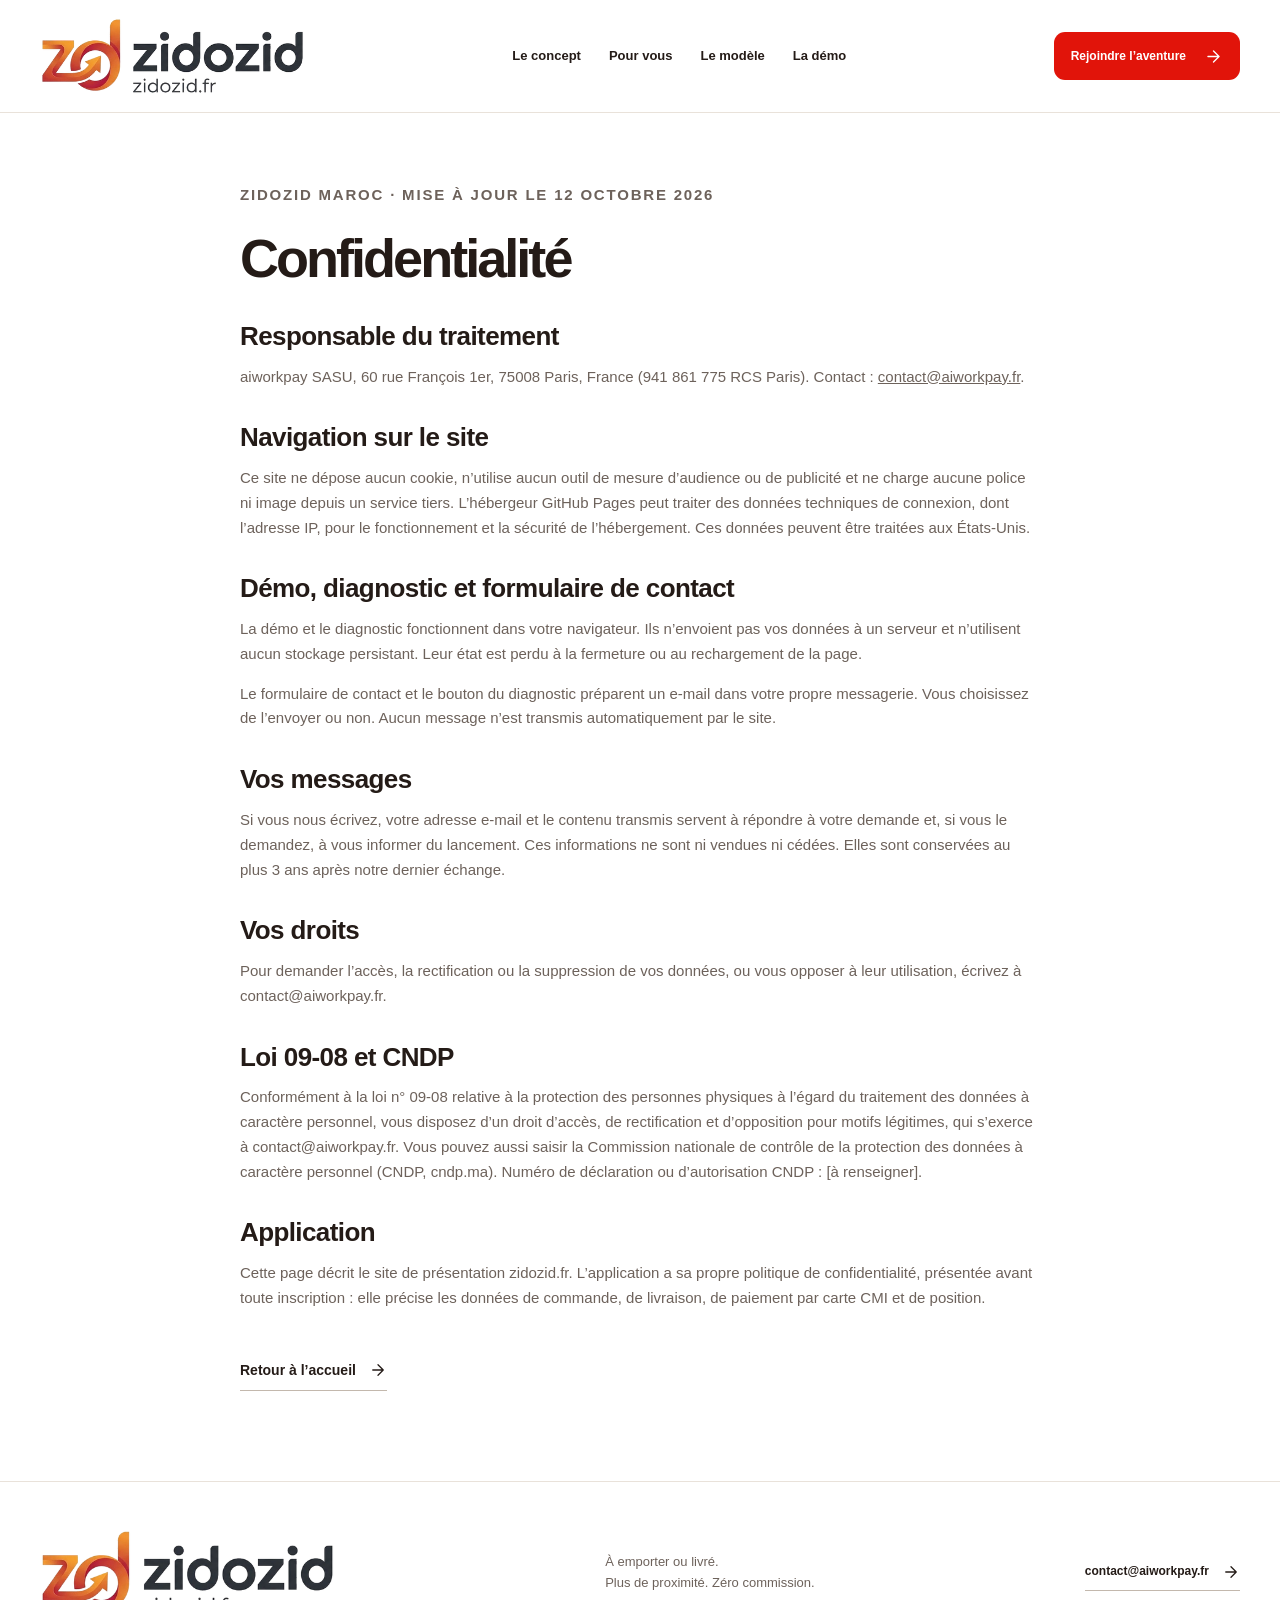
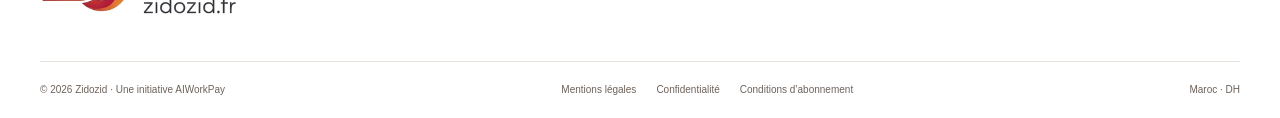
<file: confidentialite/index.html>
<!doctype html><html lang="fr"><head><meta charset="utf-8"><meta name="viewport" content="width=device-width, initial-scale=1"><title>Confidentialité — Zidozid Maroc</title><meta name="description" content="Confidentialité du site de présentation Zidozid Maroc."><meta name="theme-color" content="#E1140A"><link rel="canonical" href="https://zidozid.fr/confidentialite/"><meta property="og:title" content="Confidentialité — Zidozid Maroc"><meta property="og:description" content="Confidentialité du site de présentation Zidozid Maroc."><meta property="og:type" content="website"><meta property="og:locale" content="fr_MA"><meta property="og:url" content="https://zidozid.fr/confidentialite/"><meta property="og:image" content="https://zidozid.fr/og-image.png"><meta name="twitter:card" content="summary_large_image"><link rel="icon" type="image/png" href="/favicon.png">
<link rel="apple-touch-icon" href="/apple-touch-icon.png"><link rel="stylesheet" href="/style.css?v=20261012-logo"><script src="/app.js?v=20261012-logo" defer></script></head><body><a class="skip" href="#contenu">Aller au contenu</a><header class="site-header"><div class="wrap header-inner"><a class="brand brand-signature" href="/" aria-label="Zidozid Maroc, accueil"><img src="/img/logo-zidozid.webp" width="480" height="141" alt="Zidozid — Click-and-collect / Livraison, Zéro commission"></a><button class="menu-toggle" type="button" aria-expanded="false" aria-controls="navigation">Menu <span aria-hidden="true">☰</span></button><nav id="navigation" aria-label="Navigation principale"><a href="/#concept">Le concept</a><a href="/#profils">Pour vous</a><a href="/#tarifs">Le modèle</a><a href="/demo/">La démo</a></nav><a class="button small header-cta" href="/#contact">Rejoindre l’aventure <svg class="icon" viewBox="0 0 24 24" fill="none" stroke="currentColor" stroke-width="1.7" stroke-linecap="round" stroke-linejoin="round" aria-hidden="true"><path d="M5 12h14M12 5l7 7-7 7"/></svg></a></div></header><main id="contenu" class="wrap legal"><p class="eyebrow">ZIDOZID MAROC · MISE À JOUR LE 12 OCTOBRE 2026</p><h1>Confidentialité</h1><h2>Responsable du traitement</h2><p>aiworkpay SASU, 60 rue François 1er, 75008 Paris, France (941 861 775 RCS Paris). Contact : <a href="mailto:contact@aiworkpay.fr">contact@aiworkpay.fr</a>.</p><h2>Navigation sur le site</h2><p>Ce site ne dépose aucun cookie, n’utilise aucun outil de mesure d’audience ou de publicité et ne charge aucune police ni image depuis un service tiers. L’hébergeur GitHub Pages peut traiter des données techniques de connexion, dont l’adresse IP, pour le fonctionnement et la sécurité de l’hébergement. Ces données peuvent être traitées aux États-Unis.</p><h2>Démo, diagnostic et formulaire de contact</h2><p>La démo et le diagnostic fonctionnent dans votre navigateur. Ils n’envoient pas vos données à un serveur et n’utilisent aucun stockage persistant. Leur état est perdu à la fermeture ou au rechargement de la page.</p><p>Le formulaire de contact et le bouton du diagnostic préparent un e-mail dans votre propre messagerie. Vous choisissez de l’envoyer ou non. Aucun message n’est transmis automatiquement par le site.</p><h2>Vos messages</h2><p>Si vous nous écrivez, votre adresse e-mail et le contenu transmis servent à répondre à votre demande et, si vous le demandez, à vous informer du lancement. Ces informations ne sont ni vendues ni cédées. Elles sont conservées au plus 3 ans après notre dernier échange.</p><h2>Vos droits</h2><p>Pour demander l’accès, la rectification ou la suppression de vos données, ou vous opposer à leur utilisation, écrivez à contact@aiworkpay.fr.</p><h2>Loi 09-08 et CNDP</h2><p>Conformément à la loi n° 09-08 relative à la protection des personnes physiques à l’égard du traitement des données à caractère personnel, vous disposez d’un droit d’accès, de rectification et d’opposition pour motifs légitimes, qui s’exerce à contact@aiworkpay.fr. Vous pouvez aussi saisir la Commission nationale de contrôle de la protection des données à caractère personnel (CNDP, cndp.ma). Numéro de déclaration ou d’autorisation CNDP : [à renseigner].</p><h2>Application</h2><p>Cette page décrit le site de présentation zidozid.fr. L’application a sa propre politique de confidentialité, présentée avant toute inscription : elle précise les données de commande, de livraison, de paiement par carte CMI et de position.</p><a class="text-link" href="/">Retour à l’accueil <svg class="icon" viewBox="0 0 24 24" fill="none" stroke="currentColor" stroke-width="1.7" stroke-linecap="round" stroke-linejoin="round" aria-hidden="true"><path d="M5 12h14M12 5l7 7-7 7"/></svg></a></main><footer class="site-footer"><div class="wrap footer-top"><a class="brand brand-signature" href="/" aria-label="Zidozid Maroc, accueil"><img src="/img/logo-zidozid.webp" width="480" height="141" alt="Zidozid — Click-and-collect / Livraison, Zéro commission"></a><p>À emporter ou livré.<br>Plus de proximité. Zéro commission.</p><a class="text-link" href="mailto:contact@aiworkpay.fr">contact@aiworkpay.fr <svg class="icon" viewBox="0 0 24 24" fill="none" stroke="currentColor" stroke-width="1.7" stroke-linecap="round" stroke-linejoin="round" aria-hidden="true"><path d="M5 12h14M12 5l7 7-7 7"/></svg></a></div><div class="wrap footer-bottom"><span>© 2026 Zidozid · Une initiative AIWorkPay</span><nav aria-label="Informations légales"><a href="/mentions-legales/">Mentions légales</a><a href="/confidentialite/">Confidentialité</a>
<a href="/cgu-abonnement/">Conditions d’abonnement</a></nav><span>Maroc · DH</span></div></footer></body></html>
</file>
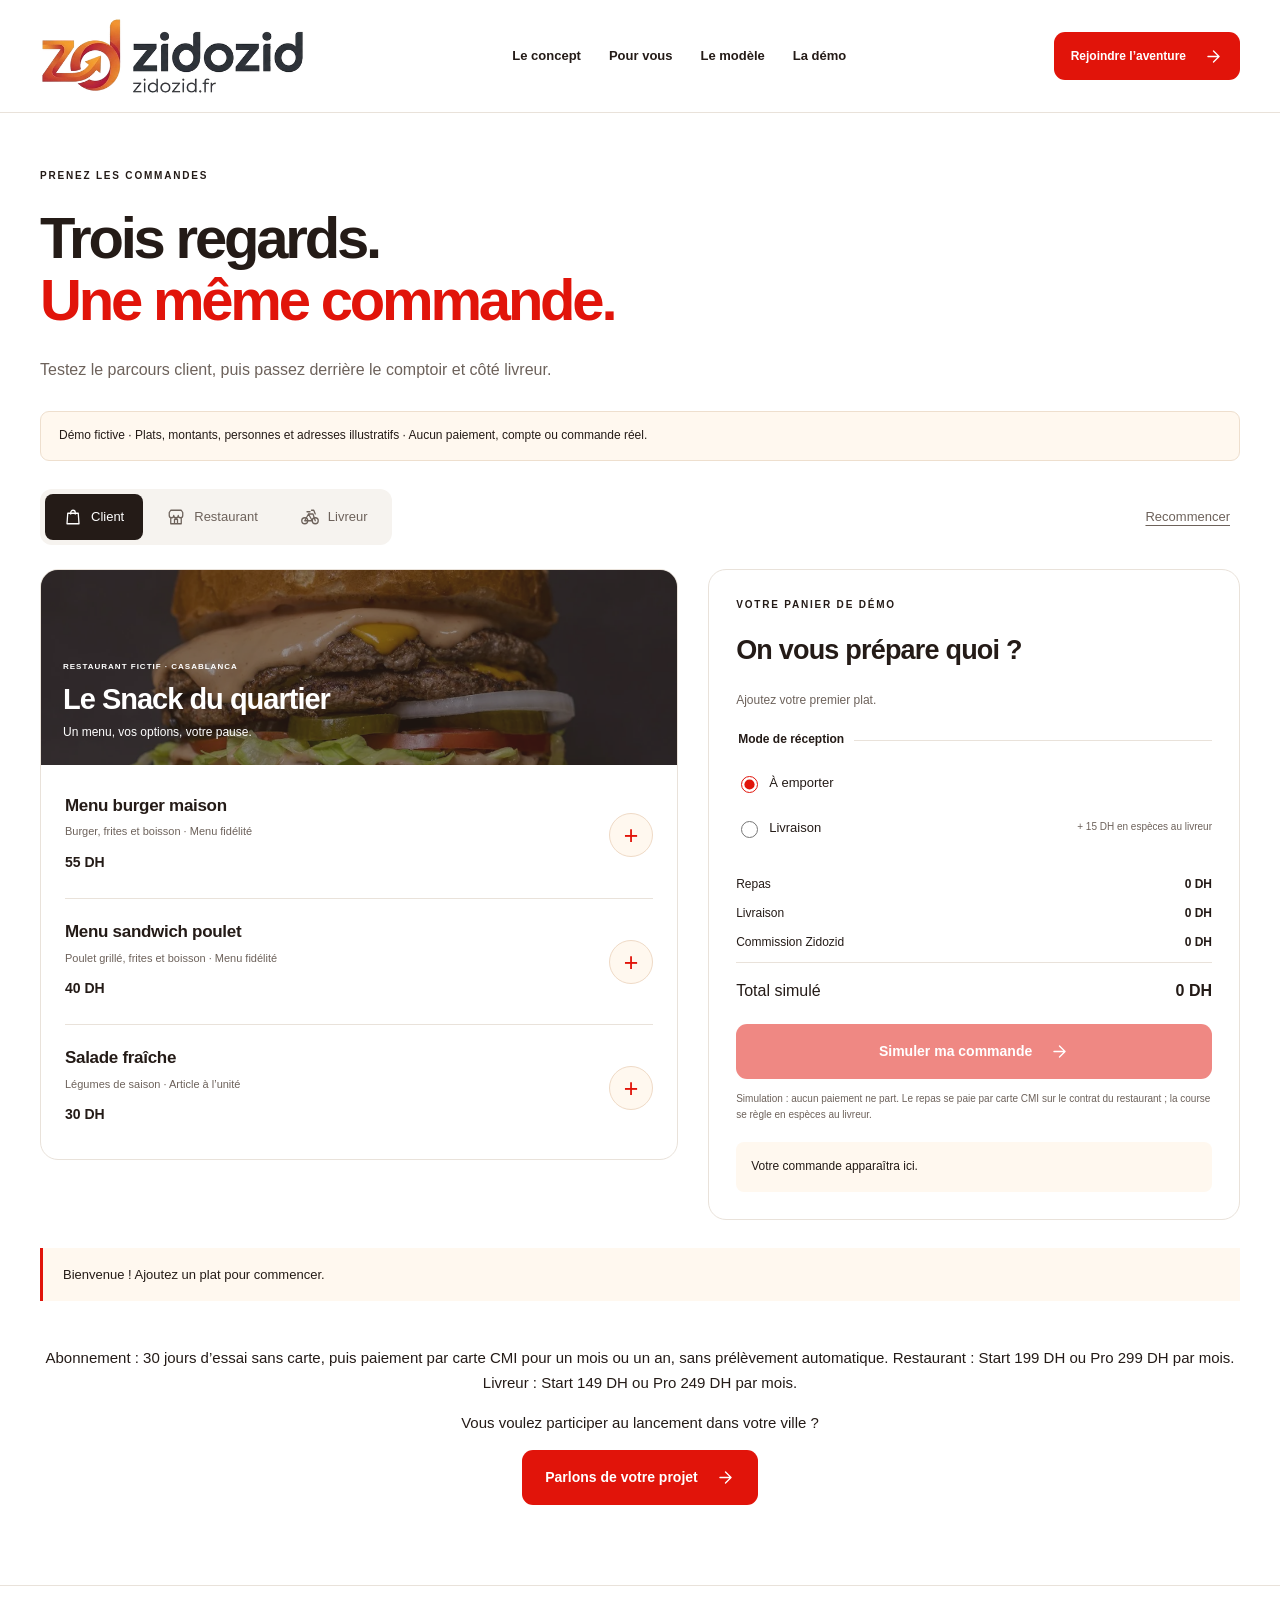
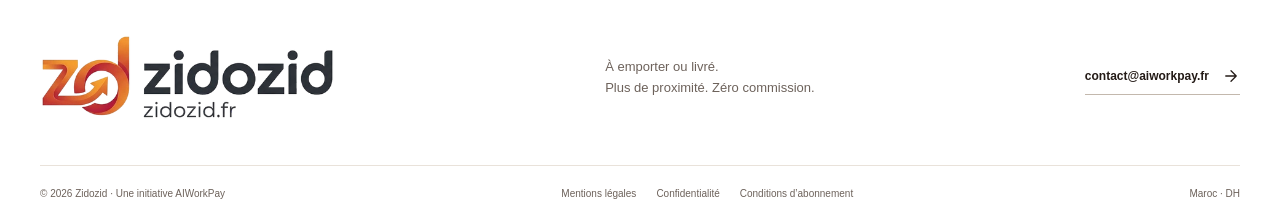
<file: demo/index.html>
<!doctype html><html lang="fr"><head><meta charset="utf-8"><meta name="viewport" content="width=device-width, initial-scale=1"><title>Démo Zidozid Maroc — Client, restaurant et livreur</title><meta name="description" content="Explorez les trois espaces de Zidozid Maroc avec une simulation en dirhams. Aucune commande ni aucun paiement réel."><meta name="theme-color" content="#E1140A"><link rel="canonical" href="https://zidozid.fr/demo/"><meta property="og:title" content="Démo Zidozid Maroc — Client, restaurant et livreur"><meta property="og:description" content="Explorez les trois espaces de Zidozid Maroc avec une simulation en dirhams. Aucune commande ni aucun paiement réel."><meta property="og:type" content="website"><meta property="og:locale" content="fr_MA"><meta property="og:url" content="https://zidozid.fr/demo/"><meta property="og:image" content="https://zidozid.fr/og-image.png"><meta name="twitter:card" content="summary_large_image"><link rel="icon" type="image/png" href="/favicon.png">
<link rel="apple-touch-icon" href="/apple-touch-icon.png"><link rel="stylesheet" href="/style.css?v=20261012-logo"><script src="/app.js?v=20261012-logo" defer></script><meta name="robots" content="noindex,follow"></head><body><a class="skip" href="#contenu">Aller au contenu</a><header class="site-header"><div class="wrap header-inner"><a class="brand brand-signature" href="/" aria-label="Zidozid Maroc, accueil"><img src="/img/logo-zidozid.webp" width="480" height="141" alt="Zidozid — Click-and-collect / Livraison, Zéro commission"></a><button class="menu-toggle" type="button" aria-expanded="false" aria-controls="navigation">Menu <span aria-hidden="true">☰</span></button><nav id="navigation" aria-label="Navigation principale"><a href="/#concept">Le concept</a><a href="/#profils">Pour vous</a><a href="/#tarifs">Le modèle</a><a href="/demo/">La démo</a></nav><a class="button small header-cta" href="/#contact">Rejoindre l’aventure <svg class="icon" viewBox="0 0 24 24" fill="none" stroke="currentColor" stroke-width="1.7" stroke-linecap="round" stroke-linejoin="round" aria-hidden="true"><path d="M5 12h14M12 5l7 7-7 7"/></svg></a></div></header>
<main id="contenu" class="wrap demo-page"><div class="demo-intro"><p class="eyebrow">PRENEZ LES COMMANDES</p><h1>Trois regards.<br><em>Une même commande.</em></h1><p>Testez le parcours client, puis passez derrière le comptoir et côté livreur.</p></div><p class="demo-warning">Démo fictive · Plats, montants, personnes et adresses illustratifs · Aucun paiement, compte ou commande réel.</p><div class="demo-toolbar"><div class="segmented" role="group" aria-label="Choisir un espace"><button data-profile="client" aria-pressed="true"><svg class="icon" viewBox="0 0 24 24" fill="none" stroke="currentColor" stroke-width="1.7" stroke-linecap="round" stroke-linejoin="round" aria-hidden="true"><path d="M5 7h14l1 14H4L5 7Z"/><path d="M9 8V6a3 3 0 0 1 6 0v2"/></svg> Client</button><button data-profile="restaurant" aria-pressed="false"><svg class="icon" viewBox="0 0 24 24" fill="none" stroke="currentColor" stroke-width="1.7" stroke-linecap="round" stroke-linejoin="round" aria-hidden="true"><path d="M3 10V6l2-3h14l2 3v4M3 10a3 3 0 0 0 6 0 3 3 0 0 0 6 0 3 3 0 0 0 6 0M5 13v8h14v-8M10 21v-6h4v6"/></svg> Restaurant</button><button data-profile="livreur" aria-pressed="false"><svg class="icon" viewBox="0 0 24 24" fill="none" stroke="currentColor" stroke-width="1.7" stroke-linecap="round" stroke-linejoin="round" aria-hidden="true"><circle cx="5" cy="17" r="4"/><circle cx="19" cy="17" r="4"/><path d="m5 17 5-9 5 9H5m5-9h6l3 9M8 5h4m2-2h3l2 5"/></svg> Livreur</button></div><button id="demo-reset" class="text-button">Recommencer</button></div>
<div id="demo-client" class="demo-panel"><div class="demo-menu"><div class="mini-restaurant"><img src="/img/burger.webp" width="1100" height="914" alt="Burger et frites"><div><span class="eyebrow">RESTAURANT FICTIF · CASABLANCA</span><h2>Le Snack du quartier</h2><p>Un menu, vos options, votre pause.</p></div></div><div class="menu-items"><article class="menu-item"><div><h3>Menu burger maison</h3><p>Burger, frites et boisson · Menu fidélité</p><b>55 DH</b></div><button class="add-item" data-item="burger" aria-label="Ajouter un menu burger maison">+</button></article><article class="menu-item"><div><h3>Menu sandwich poulet</h3><p>Poulet grillé, frites et boisson · Menu fidélité</p><b>40 DH</b></div><button class="add-item" data-item="sandwich" aria-label="Ajouter un menu sandwich poulet">+</button></article><article class="menu-item"><div><h3>Salade fraîche</h3><p>Légumes de saison · Article à l’unité</p><b>30 DH</b></div><button class="add-item" data-item="salade" aria-label="Ajouter une salade fraîche">+</button></article></div></div><aside class="basket-card"><p class="eyebrow">VOTRE PANIER DE DÉMO</p><h2>On vous prépare quoi ?</h2><ul id="basket-items" class="basket-items"><li>Ajoutez votre premier plat.</li></ul><fieldset class="mode-choice"><legend>Mode de réception</legend><label><input type="radio" name="mode" value="pickup" checked> À emporter</label><label><input type="radio" name="mode" value="delivery"> Livraison <small>+ 15 DH en espèces au livreur</small></label></fieldset><dl class="totals"><div><dt>Repas</dt><dd id="food-total">0 DH</dd></div><div><dt>Livraison</dt><dd id="delivery-total">0 DH</dd></div><div><dt>Commission Zidozid</dt><dd>0 DH</dd></div><div class="total"><dt>Total simulé</dt><dd id="basket-total">0 DH</dd></div></dl><button class="button" id="place-order" disabled>Simuler ma commande <svg class="icon" viewBox="0 0 24 24" fill="none" stroke="currentColor" stroke-width="1.7" stroke-linecap="round" stroke-linejoin="round" aria-hidden="true"><path d="M5 12h14M12 5l7 7-7 7"/></svg></button><p class="micro">Simulation : aucun paiement ne part. Le repas se paie par carte CMI sur le contrat du restaurant ; la course se règle en espèces au livreur.</p><p id="client-order" class="status-box" role="status">Votre commande apparaîtra ici.</p></aside></div>
<div id="demo-restaurant" class="demo-panel dashboard" hidden><div><p class="eyebrow">ESPACE RESTAURANT · DÉMONSTRATION</p><h2>Le service peut commencer.</h2><p>Recevez la commande, confirmez sa préparation, puis remettez-la avec son code.</p><div class="dashboard-metrics"><div><span>Commandes simulées</span><strong id="order-count">0</strong></div><div><span>Repas de la commande</span><strong id="restaurant-amount">0 DH</strong></div><div><span>Commission Zidozid</span><strong>0 %</strong></div></div></div><section class="order-card"><div id="restaurant-order"><h3>Aucune commande pour le moment.</h3><p>Composez une commande dans l’espace client pour la recevoir ici.</p></div><div class="order-actions"><button id="restaurant-next" class="button" disabled>En attente d’une commande</button></div></section></div>
<div id="demo-livreur" class="demo-panel dashboard" hidden><div><p class="eyebrow">ESPACE LIVREUR · DÉMONSTRATION</p><h2>Une course.<br>Un service de proximité.</h2><p>Acceptez la mission, récupérez la commande au restaurant, puis remettez-la au client. La course se règle en espèces.</p><div class="dashboard-metrics"><div><span>Course fictive</span><strong>15 DH</strong></div><div><span>Commission Zidozid</span><strong>0 %</strong></div></div></div><section class="order-card"><div id="courier-order"><h3>Aucune livraison à effectuer.</h3><p>Choisissez « Livraison » dans l’espace client, puis simulez une commande.</p></div><button id="courier-next" class="button" disabled>En attente d’une livraison</button></section></div>
<p id="demo-feedback" class="demo-feedback" role="status" aria-live="polite">Bienvenue ! Ajoutez un plat pour commencer.</p><noscript><p class="demo-warning">Activez JavaScript pour utiliser la simulation. <a href="/">Le site de présentation reste accessible ici.</a></p></noscript><div class="demo-outro"><p>Abonnement : 30 jours d’essai sans carte, puis paiement par carte CMI pour un mois ou un an, sans prélèvement automatique. Restaurant : Start 199 DH ou Pro 299 DH par mois. Livreur : Start 149 DH ou Pro 249 DH par mois.</p>
<p>Vous voulez participer au lancement dans votre ville ?</p><a class="button" href="/#contact">Parlons de votre projet <svg class="icon" viewBox="0 0 24 24" fill="none" stroke="currentColor" stroke-width="1.7" stroke-linecap="round" stroke-linejoin="round" aria-hidden="true"><path d="M5 12h14M12 5l7 7-7 7"/></svg></a></div></main><footer class="site-footer"><div class="wrap footer-top"><a class="brand brand-signature" href="/" aria-label="Zidozid Maroc, accueil"><img src="/img/logo-zidozid.webp" width="480" height="141" alt="Zidozid — Click-and-collect / Livraison, Zéro commission"></a><p>À emporter ou livré.<br>Plus de proximité. Zéro commission.</p><a class="text-link" href="mailto:contact@aiworkpay.fr">contact@aiworkpay.fr <svg class="icon" viewBox="0 0 24 24" fill="none" stroke="currentColor" stroke-width="1.7" stroke-linecap="round" stroke-linejoin="round" aria-hidden="true"><path d="M5 12h14M12 5l7 7-7 7"/></svg></a></div><div class="wrap footer-bottom"><span>© 2026 Zidozid · Une initiative AIWorkPay</span><nav aria-label="Informations légales"><a href="/mentions-legales/">Mentions légales</a><a href="/confidentialite/">Confidentialité</a>
<a href="/cgu-abonnement/">Conditions d’abonnement</a></nav><span>Maroc · DH</span></div></footer></body></html>
</file>
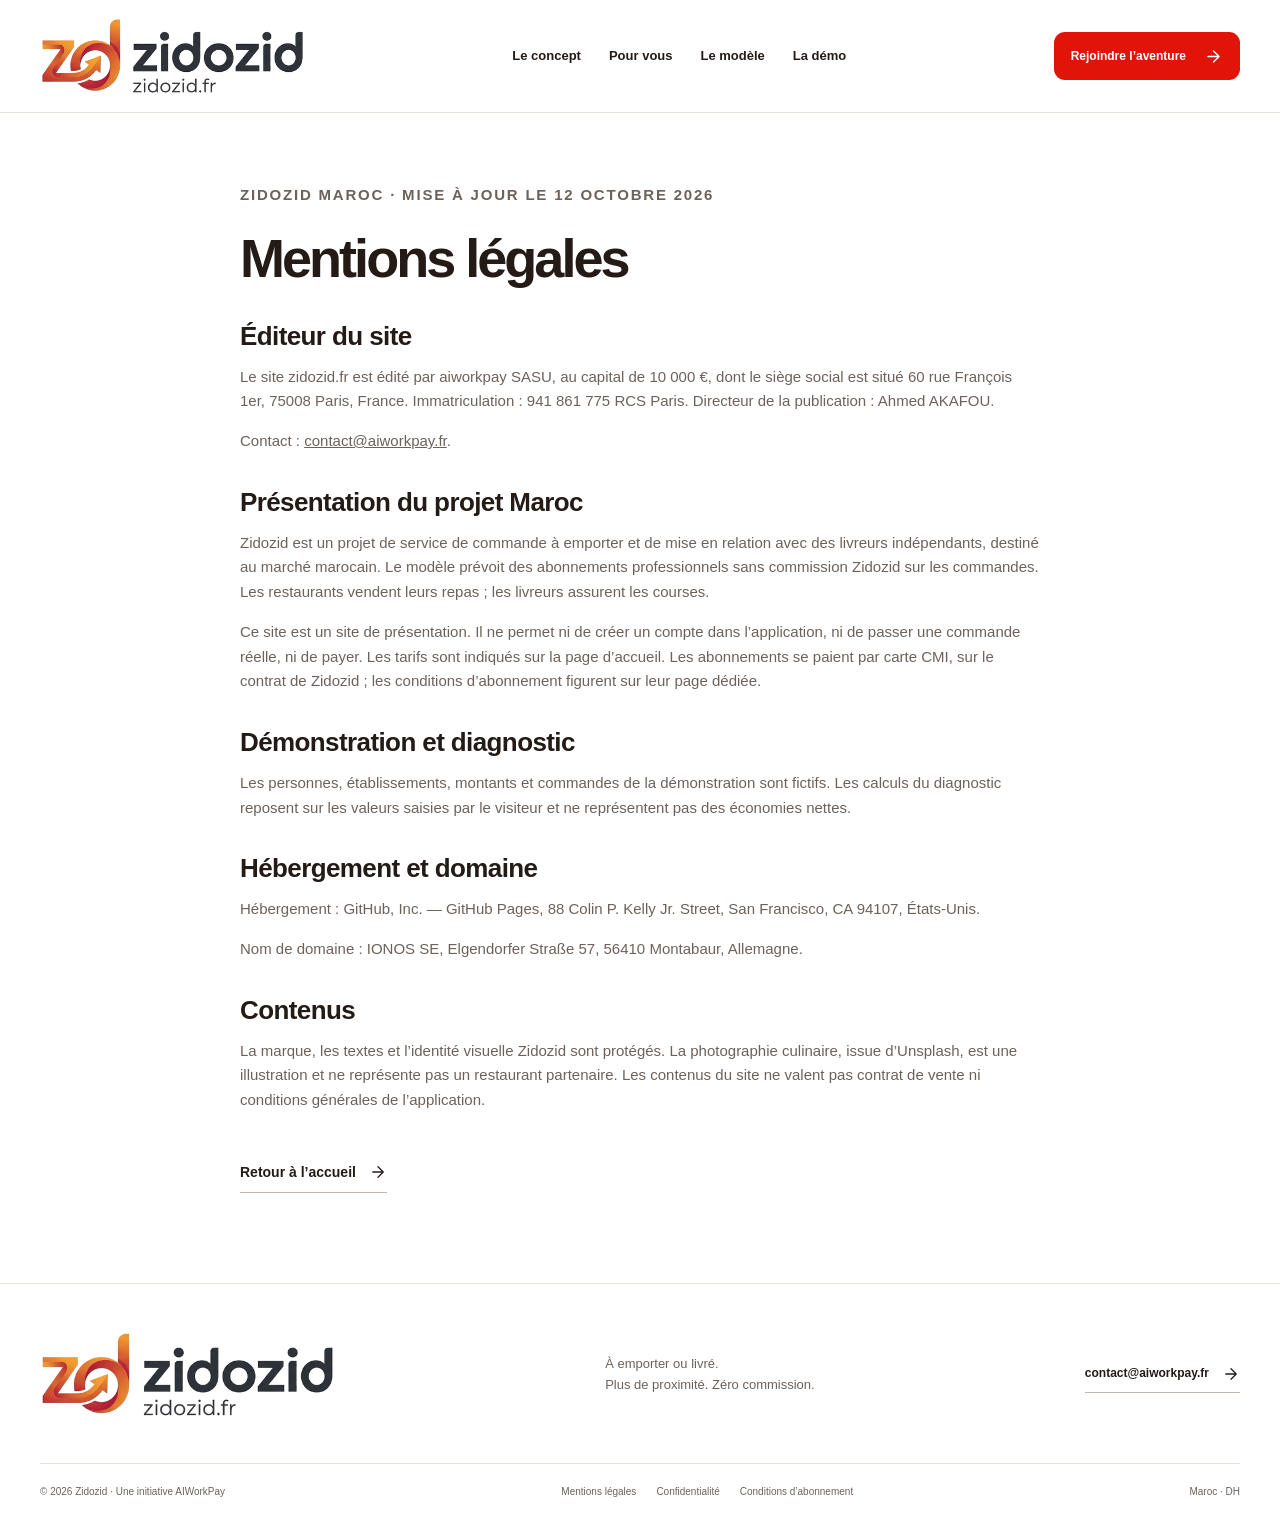
<file: mentions-legales/index.html>
<!doctype html><html lang="fr"><head><meta charset="utf-8"><meta name="viewport" content="width=device-width, initial-scale=1"><title>Mentions légales — Zidozid Maroc</title><meta name="description" content="Mentions légales du site de présentation Zidozid Maroc."><meta name="theme-color" content="#E1140A"><link rel="canonical" href="https://zidozid.fr/mentions-legales/"><meta property="og:title" content="Mentions légales — Zidozid Maroc"><meta property="og:description" content="Mentions légales du site de présentation Zidozid Maroc."><meta property="og:type" content="website"><meta property="og:locale" content="fr_MA"><meta property="og:url" content="https://zidozid.fr/mentions-legales/"><meta property="og:image" content="https://zidozid.fr/og-image.png"><meta name="twitter:card" content="summary_large_image"><link rel="icon" type="image/png" href="/favicon.png">
<link rel="apple-touch-icon" href="/apple-touch-icon.png"><link rel="stylesheet" href="/style.css?v=20261012-logo"><script src="/app.js?v=20261012-logo" defer></script></head><body><a class="skip" href="#contenu">Aller au contenu</a><header class="site-header"><div class="wrap header-inner"><a class="brand brand-signature" href="/" aria-label="Zidozid Maroc, accueil"><img src="/img/logo-zidozid.webp" width="480" height="141" alt="Zidozid — Click-and-collect / Livraison, Zéro commission"></a><button class="menu-toggle" type="button" aria-expanded="false" aria-controls="navigation">Menu <span aria-hidden="true">☰</span></button><nav id="navigation" aria-label="Navigation principale"><a href="/#concept">Le concept</a><a href="/#profils">Pour vous</a><a href="/#tarifs">Le modèle</a><a href="/demo/">La démo</a></nav><a class="button small header-cta" href="/#contact">Rejoindre l’aventure <svg class="icon" viewBox="0 0 24 24" fill="none" stroke="currentColor" stroke-width="1.7" stroke-linecap="round" stroke-linejoin="round" aria-hidden="true"><path d="M5 12h14M12 5l7 7-7 7"/></svg></a></div></header><main id="contenu" class="wrap legal"><p class="eyebrow">ZIDOZID MAROC · MISE À JOUR LE 12 OCTOBRE 2026</p><h1>Mentions légales</h1><h2>Éditeur du site</h2><p>Le site zidozid.fr est édité par aiworkpay SASU, au capital de 10 000 €, dont le siège social est situé 60 rue François 1er, 75008 Paris, France. Immatriculation : 941 861 775 RCS Paris. Directeur de la publication : Ahmed AKAFOU.</p><p>Contact : <a href="mailto:contact@aiworkpay.fr">contact@aiworkpay.fr</a>.</p><h2>Présentation du projet Maroc</h2><p>Zidozid est un projet de service de commande à emporter et de mise en relation avec des livreurs indépendants, destiné au marché marocain. Le modèle prévoit des abonnements professionnels sans commission Zidozid sur les commandes. Les restaurants vendent leurs repas ; les livreurs assurent les courses.</p><p>Ce site est un site de présentation. Il ne permet ni de créer un compte dans l’application, ni de passer une commande réelle, ni de payer. Les tarifs sont indiqués sur la page d’accueil. Les abonnements se paient par carte CMI, sur le contrat de Zidozid ; les conditions d’abonnement figurent sur leur page dédiée.</p><h2>Démonstration et diagnostic</h2><p>Les personnes, établissements, montants et commandes de la démonstration sont fictifs. Les calculs du diagnostic reposent sur les valeurs saisies par le visiteur et ne représentent pas des économies nettes.</p><h2>Hébergement et domaine</h2><p>Hébergement : GitHub, Inc. — GitHub Pages, 88 Colin P. Kelly Jr. Street, San Francisco, CA 94107, États-Unis.</p><p>Nom de domaine : IONOS SE, Elgendorfer Straße 57, 56410 Montabaur, Allemagne.</p><h2>Contenus</h2><p>La marque, les textes et l’identité visuelle Zidozid sont protégés. La photographie culinaire, issue d’Unsplash, est une illustration et ne représente pas un restaurant partenaire. Les contenus du site ne valent pas contrat de vente ni conditions générales de l’application.</p><a class="text-link" href="/">Retour à l’accueil <svg class="icon" viewBox="0 0 24 24" fill="none" stroke="currentColor" stroke-width="1.7" stroke-linecap="round" stroke-linejoin="round" aria-hidden="true"><path d="M5 12h14M12 5l7 7-7 7"/></svg></a></main><footer class="site-footer"><div class="wrap footer-top"><a class="brand brand-signature" href="/" aria-label="Zidozid Maroc, accueil"><img src="/img/logo-zidozid.webp" width="480" height="141" alt="Zidozid — Click-and-collect / Livraison, Zéro commission"></a><p>À emporter ou livré.<br>Plus de proximité. Zéro commission.</p><a class="text-link" href="mailto:contact@aiworkpay.fr">contact@aiworkpay.fr <svg class="icon" viewBox="0 0 24 24" fill="none" stroke="currentColor" stroke-width="1.7" stroke-linecap="round" stroke-linejoin="round" aria-hidden="true"><path d="M5 12h14M12 5l7 7-7 7"/></svg></a></div><div class="wrap footer-bottom"><span>© 2026 Zidozid · Une initiative AIWorkPay</span><nav aria-label="Informations légales"><a href="/mentions-legales/">Mentions légales</a><a href="/confidentialite/">Confidentialité</a>
<a href="/cgu-abonnement/">Conditions d’abonnement</a></nav><span>Maroc · DH</span></div></footer></body></html>
</file>
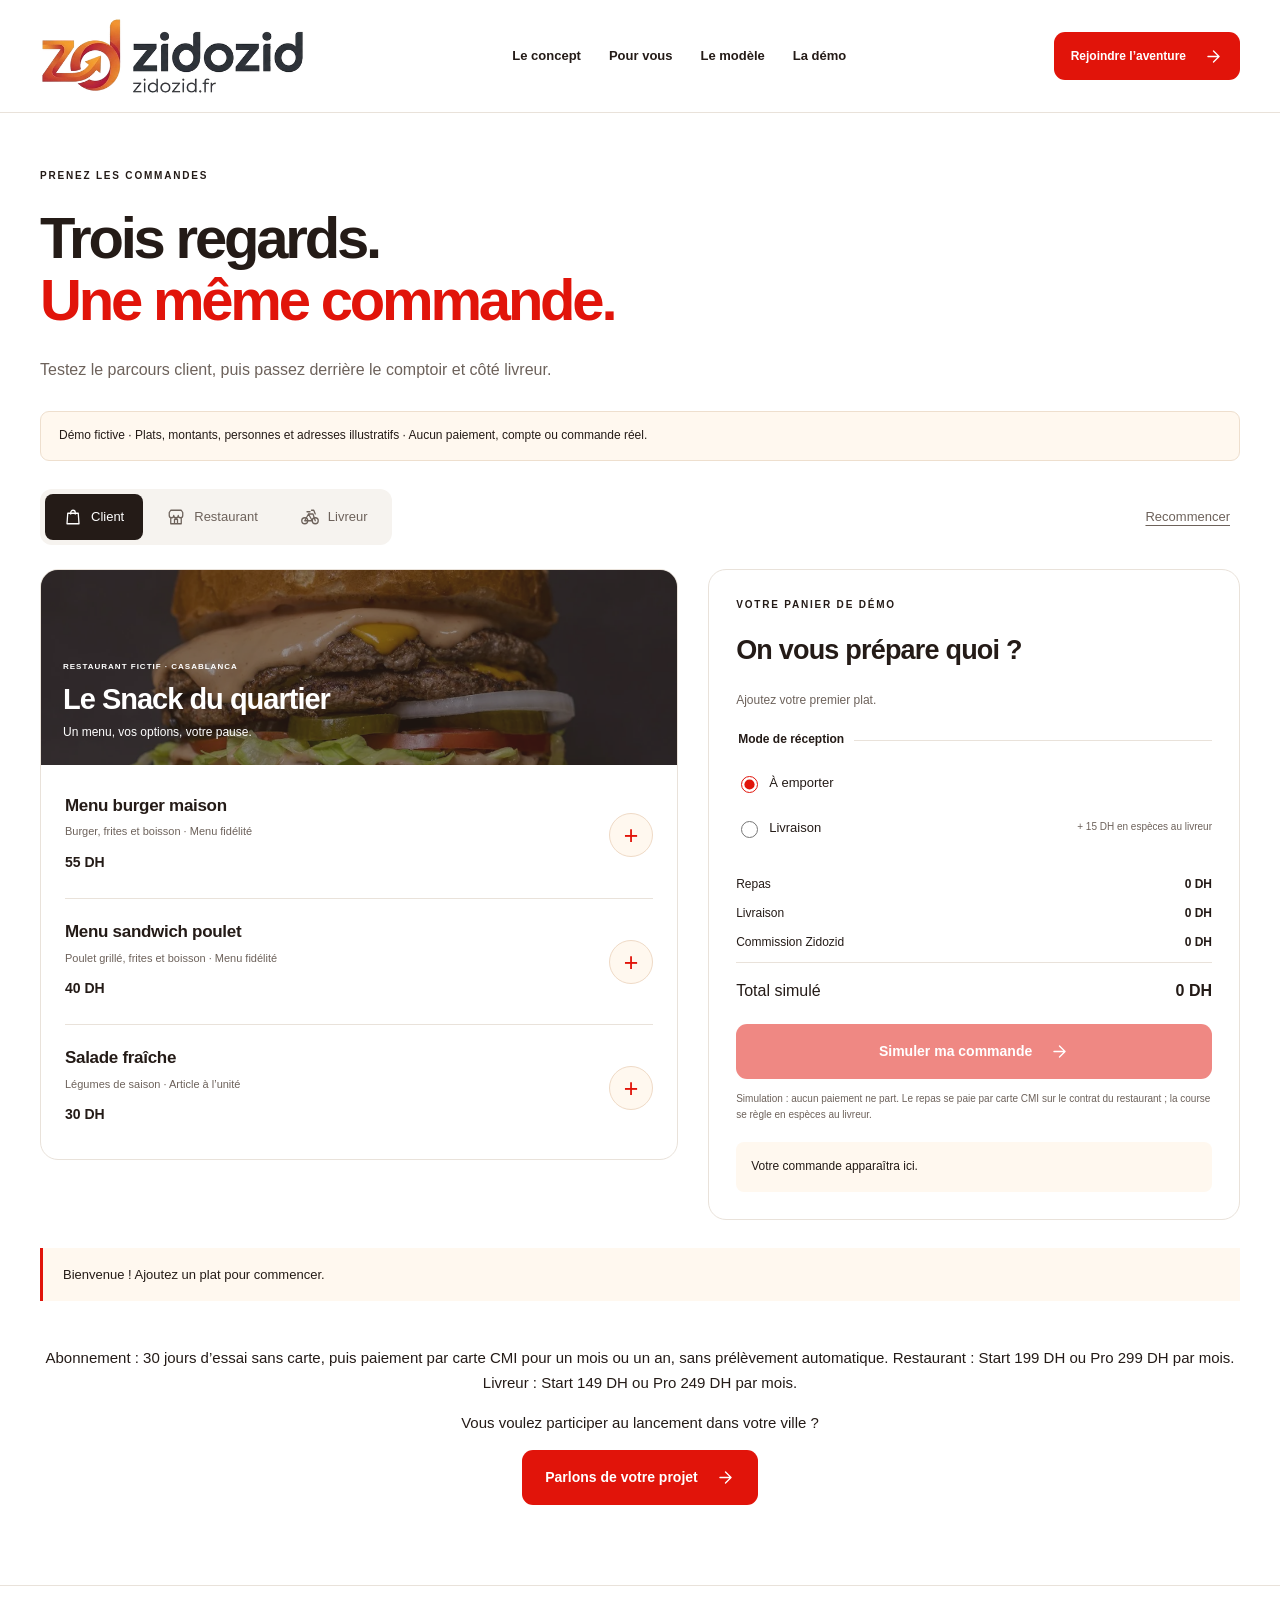
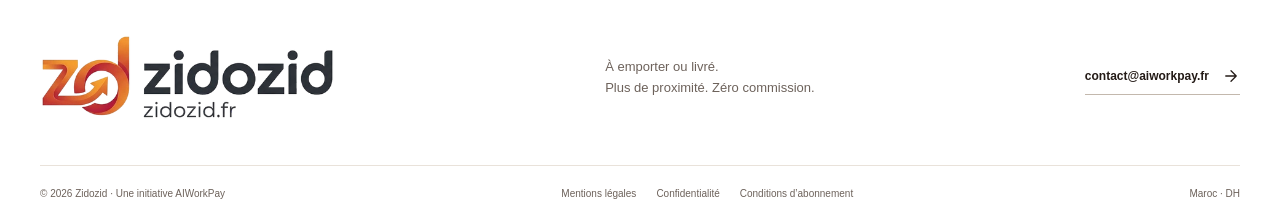
<file: demo.html>
<!doctype html><html lang="fr"><head><meta charset="utf-8"><meta name="viewport" content="width=device-width, initial-scale=1"><title>Démo Zidozid Maroc</title><meta name="description" content="La démonstration est accessible à cette adresse."><meta name="theme-color" content="#E1140A"><link rel="canonical" href="https://zidozid.fr/demo/"><meta property="og:title" content="Démo Zidozid Maroc"><meta property="og:description" content="La démonstration est accessible à cette adresse."><meta property="og:type" content="website"><meta property="og:locale" content="fr_MA"><meta property="og:url" content="https://zidozid.fr/demo/"><meta property="og:image" content="https://zidozid.fr/og-image.png"><meta name="twitter:card" content="summary_large_image"><link rel="icon" type="image/png" href="/favicon.png">
<link rel="apple-touch-icon" href="/apple-touch-icon.png"><link rel="stylesheet" href="/style.css?v=20261012-logo"><script src="/app.js?v=20261012-logo" defer></script><meta name="robots" content="noindex,follow"><meta http-equiv="refresh" content="0;url=/demo/"></head><body><a class="skip" href="#contenu">Aller au contenu</a><main id="contenu" class="wrap legal"><h1>La démo Zidozid</h1><p><a class="button" href="/demo/">Ouvrir la démo Maroc</a></p></main><footer class="site-footer"><div class="wrap footer-top"><a class="brand brand-signature" href="/" aria-label="Zidozid Maroc, accueil"><img src="/img/logo-zidozid.webp" width="480" height="141" alt="Zidozid — Click-and-collect / Livraison, Zéro commission"></a><p>À emporter ou livré.<br>Plus de proximité. Zéro commission.</p><a class="text-link" href="mailto:contact@aiworkpay.fr">contact@aiworkpay.fr <svg class="icon" viewBox="0 0 24 24" fill="none" stroke="currentColor" stroke-width="1.7" stroke-linecap="round" stroke-linejoin="round" aria-hidden="true"><path d="M5 12h14M12 5l7 7-7 7"/></svg></a></div><div class="wrap footer-bottom"><span>© 2026 Zidozid · Une initiative AIWorkPay</span><nav aria-label="Informations légales"><a href="/mentions-legales/">Mentions légales</a><a href="/confidentialite/">Confidentialité</a>
<a href="/cgu-abonnement/">Conditions d’abonnement</a></nav><span>Maroc · DH</span></div></footer></body></html>
</file>
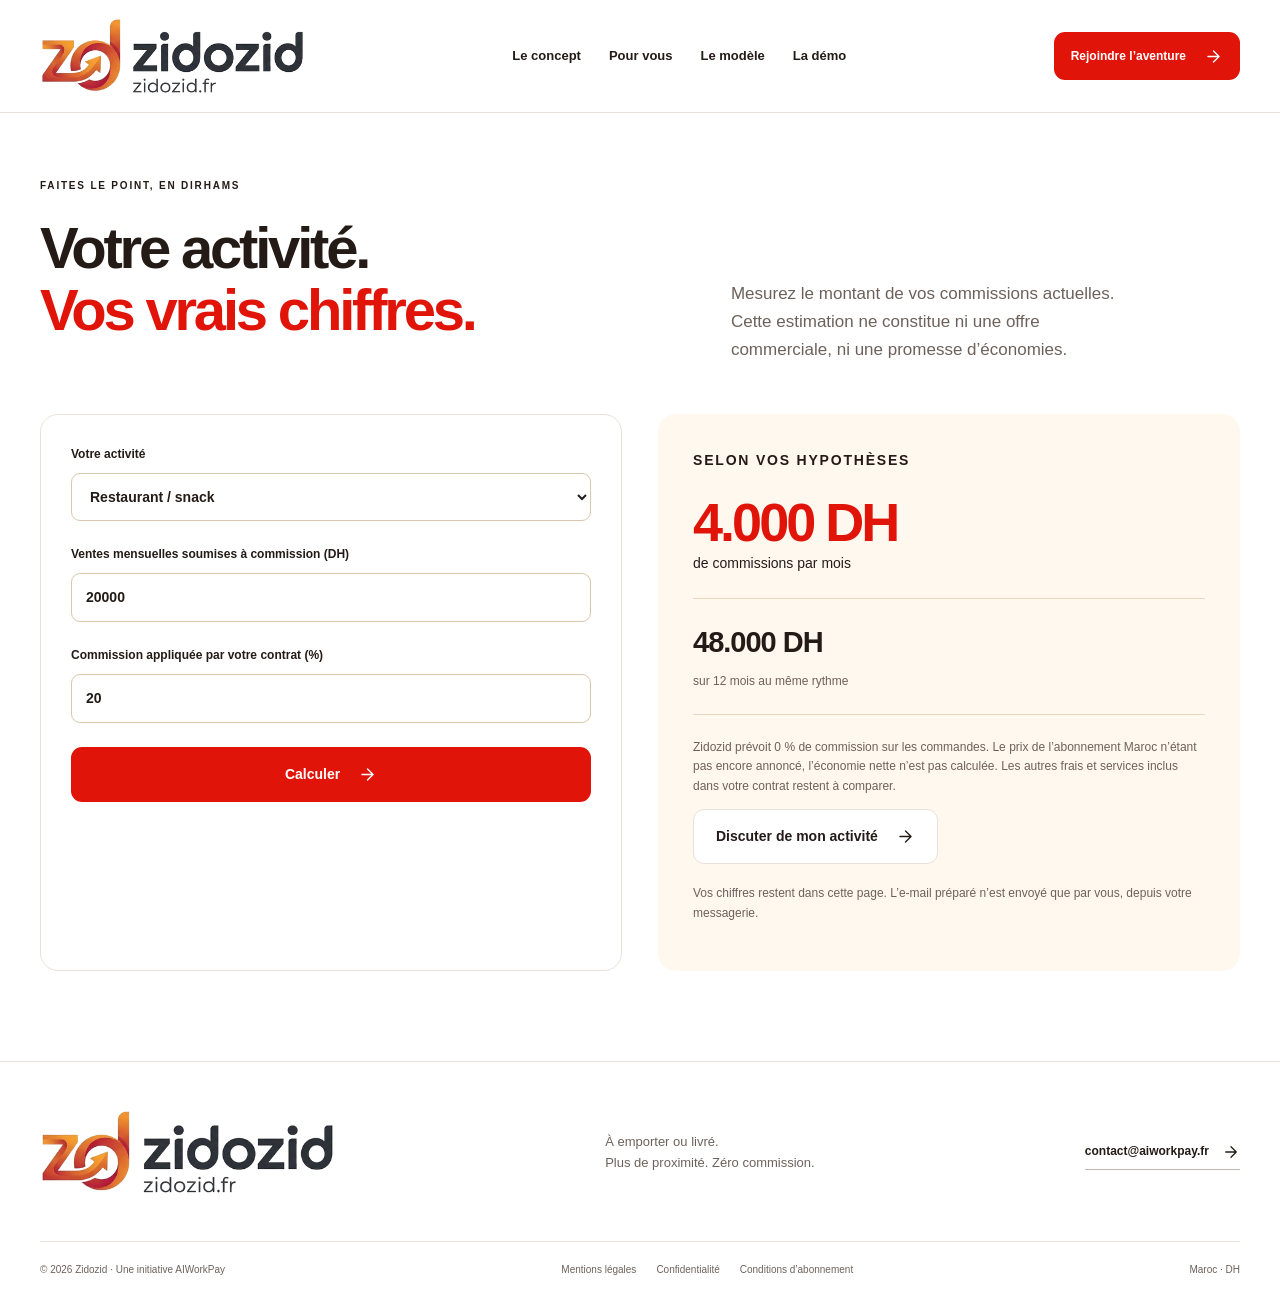
<file: diagnostic.html>
<!doctype html><html lang="fr"><head><meta charset="utf-8"><meta name="viewport" content="width=device-width, initial-scale=1"><title>Diagnostic Zidozid Maroc — Calculez vos commissions</title><meta name="description" content="Un calcul indicatif en dirhams à partir de vos propres chiffres, pour restaurants et livreurs."><meta name="theme-color" content="#E1140A"><link rel="canonical" href="https://zidozid.fr/diagnostic.html"><meta property="og:title" content="Diagnostic Zidozid Maroc — Calculez vos commissions"><meta property="og:description" content="Un calcul indicatif en dirhams à partir de vos propres chiffres, pour restaurants et livreurs."><meta property="og:type" content="website"><meta property="og:locale" content="fr_MA"><meta property="og:url" content="https://zidozid.fr/diagnostic.html"><meta property="og:image" content="https://zidozid.fr/og-image.png"><meta name="twitter:card" content="summary_large_image"><link rel="icon" type="image/png" href="/favicon.png">
<link rel="apple-touch-icon" href="/apple-touch-icon.png"><link rel="stylesheet" href="/style.css?v=20261012-logo"><script src="/app.js?v=20261012-logo" defer></script></head><body><a class="skip" href="#contenu">Aller au contenu</a><header class="site-header"><div class="wrap header-inner"><a class="brand brand-signature" href="/" aria-label="Zidozid Maroc, accueil"><img src="/img/logo-zidozid.webp" width="480" height="141" alt="Zidozid — Click-and-collect / Livraison, Zéro commission"></a><button class="menu-toggle" type="button" aria-expanded="false" aria-controls="navigation">Menu <span aria-hidden="true">☰</span></button><nav id="navigation" aria-label="Navigation principale"><a href="/#concept">Le concept</a><a href="/#profils">Pour vous</a><a href="/#tarifs">Le modèle</a><a href="/demo/">La démo</a></nav><a class="button small header-cta" href="/#contact">Rejoindre l’aventure <svg class="icon" viewBox="0 0 24 24" fill="none" stroke="currentColor" stroke-width="1.7" stroke-linecap="round" stroke-linejoin="round" aria-hidden="true"><path d="M5 12h14M12 5l7 7-7 7"/></svg></a></div></header>
<main id="contenu" class="wrap diagnostic-page"><div class="section-intro"><div><p class="eyebrow">FAITES LE POINT, EN DIRHAMS</p><h1>Votre activité.<br><em>Vos vrais chiffres.</em></h1></div><p>Mesurez le montant de vos commissions actuelles. Cette estimation ne constitue ni une offre commerciale, ni une promesse d’économies.</p></div><div class="diagnostic-grid"><form id="diagnostic-form" class="form-card"><label for="diag-profile">Votre activité<select id="diag-profile"><option value="restaurant">Restaurant / snack</option><option value="livreur">Livreur indépendant</option></select></label><label for="diag-revenue"><span id="diag-revenue-label">Ventes mensuelles soumises à commission (DH)</span><input id="diag-revenue" type="number" min="0" max="10000000" step="0.01" value="20000" required></label><label for="diag-rate">Commission appliquée par votre contrat (%)<input id="diag-rate" type="number" min="0" max="100" step="0.01" value="20" required></label><button class="button" type="submit">Calculer <svg class="icon" viewBox="0 0 24 24" fill="none" stroke="currentColor" stroke-width="1.7" stroke-linecap="round" stroke-linejoin="round" aria-hidden="true"><path d="M5 12h14M12 5l7 7-7 7"/></svg></button></form><section class="diagnostic-result" aria-live="polite"><p class="eyebrow">SELON VOS HYPOTHÈSES</p><h2 id="diag-month">4 000 DH</h2><p>de commissions par mois</p><div class="annual"><strong id="diag-year">48 000 DH</strong><span>sur 12 mois au même rythme</span></div><p class="micro">Zidozid prévoit 0 % de commission sur les commandes. Le prix de l’abonnement Maroc n’étant pas encore annoncé, l’économie nette n’est pas calculée. Les autres frais et services inclus dans votre contrat restent à comparer.</p><a id="diag-mail" class="button secondary" href="mailto:contact@aiworkpay.fr">Discuter de mon activité <svg class="icon" viewBox="0 0 24 24" fill="none" stroke="currentColor" stroke-width="1.7" stroke-linecap="round" stroke-linejoin="round" aria-hidden="true"><path d="M5 12h14M12 5l7 7-7 7"/></svg></a><p class="micro">Vos chiffres restent dans cette page. L’e-mail préparé n’est envoyé que par vous, depuis votre messagerie.</p></section></div></main><footer class="site-footer"><div class="wrap footer-top"><a class="brand brand-signature" href="/" aria-label="Zidozid Maroc, accueil"><img src="/img/logo-zidozid.webp" width="480" height="141" alt="Zidozid — Click-and-collect / Livraison, Zéro commission"></a><p>À emporter ou livré.<br>Plus de proximité. Zéro commission.</p><a class="text-link" href="mailto:contact@aiworkpay.fr">contact@aiworkpay.fr <svg class="icon" viewBox="0 0 24 24" fill="none" stroke="currentColor" stroke-width="1.7" stroke-linecap="round" stroke-linejoin="round" aria-hidden="true"><path d="M5 12h14M12 5l7 7-7 7"/></svg></a></div><div class="wrap footer-bottom"><span>© 2026 Zidozid · Une initiative AIWorkPay</span><nav aria-label="Informations légales"><a href="/mentions-legales/">Mentions légales</a><a href="/confidentialite/">Confidentialité</a>
<a href="/cgu-abonnement/">Conditions d’abonnement</a></nav><span>Maroc · DH</span></div></footer></body></html>
</file>
<file: style.css>
:root{--red:#E1140A;--red-dark:#B81008;--orange:#F07800;--yellow:#FFC400;--ink:#241b17;--muted:#6d625b;--cream:#fff8ef;--line:#e9e2da;--white:#fff;--radius:24px}*{box-sizing:border-box}html{scroll-behavior:smooth;scroll-padding-top:110px}body{margin:0;color:var(--ink);background:#fff;font-family:Arial,Helvetica,sans-serif;font-size:16px;line-height:1.65}button,input,select{font:inherit}button,a,input,select,summary{-webkit-tap-highlight-color:transparent}a{color:inherit;text-decoration:none}button{cursor:pointer}a:focus-visible,button:focus-visible,input:focus-visible,select:focus-visible,summary:focus-visible{outline:3px solid #2766bd;outline-offset:5px}button:disabled{cursor:not-allowed;opacity:.5}img{max-width:100%;height:auto;display:block}h1,h2,h3,p{margin-top:0}h1,h2,h3{line-height:1.07;letter-spacing:-.055em}h1{font-size:clamp(46px,5.5vw,80px);font-weight:800;margin-bottom:26px}h2{font-size:clamp(35px,3.6vw,52px);margin-bottom:26px}h3{font-size:25px;letter-spacing:-.035em;line-height:1.22}h1 em{font-style:normal;color:var(--red)}.wrap{width:min(1200px,calc(100% - 80px));margin-inline:auto}.icon{width:24px;height:24px;flex-shrink:0;vertical-align:middle}.skip{position:absolute;top:-100px;left:12px;padding:12px;background:#fff;z-index:100}.skip:focus{top:12px}.eyebrow{font-size:10px;letter-spacing:1.8px;font-weight:800;margin-bottom:23px;line-height:1.6}.micro{font-size:12px;color:var(--muted);line-height:1.65}.button{display:inline-flex;align-items:center;justify-content:center;gap:18px;padding:16px 22px;background:var(--red);border:1px solid transparent;color:#fff;border-radius:11px;font-size:14px;font-weight:700;line-height:1.5;min-height:48px;transition:background .18s,transform .18s}.button:hover:not(:disabled){background:var(--red-dark);transform:translateY(-2px)}.button.small{padding:12px 16px;font-size:12px}.button .icon{width:19px;height:19px}.button.dark{background:var(--ink)}.button.dark:hover{background:#49352a}.button.secondary{background:#fff;color:var(--ink);border:1px solid var(--line)}.button.secondary:hover{background:var(--cream)}.text-link{display:inline-flex;align-items:center;gap:13px;font-size:14px;font-weight:700;border-bottom:1px solid #c3b8ad;padding-block:8px}.text-link:hover{color:var(--red)}.text-link .icon{width:18px;height:18px}.text-button{background:none;border:0;text-decoration:underline;text-underline-offset:4px;padding:10px;color:var(--muted);font-size:13px}.site-header{position:sticky;top:0;z-index:20;background:#fffffffa;border-bottom:1px solid var(--line)}.header-inner{display:flex;align-items:center;justify-content:space-between;gap:26px;min-height:96px}.brand{display:flex;gap:13px;align-items:center;flex-shrink:0}.brand img{width:78px;height:auto}.brand>span{font-size:26px;letter-spacing:-1.5px;font-weight:800;line-height:1.2}.brand small{display:block;font-size:7px;letter-spacing:1.45px;line-height:1.7;margin-top:5px}.site-header nav{display:flex;gap:28px;align-items:center;font-size:13px;font-weight:600}.site-header nav a:hover{color:var(--red)}.menu-toggle{display:none}.hero{display:grid;grid-template-columns:1.05fr 1fr;align-items:center;gap:65px;padding-block:70px 85px}.hero .eyebrow{color:#8d4b2b}.status-dot{display:inline-block;width:7px;height:7px;background:var(--orange);border-radius:50%;margin-right:7px;box-shadow:0 0 0 4px #fff0d9}.hero-lead{font-size:19px;line-height:1.7;max-width:430px;color:var(--muted)}.hero-actions{display:flex;align-items:center;gap:23px;flex-wrap:wrap;margin-top:31px}.hero-points{display:flex;gap:22px;font-size:12px;margin-block:28px 12px;flex-wrap:wrap}.hero-points .icon{width:17px;height:17px;color:var(--red);margin-right:4px}.hero-visual{position:relative;padding:0 0 40px}.photo-frame{position:relative;aspect-ratio:.93;border-radius:150px 150px 24px 24px;overflow:hidden;background:#513e2d}.hero-photo{width:100%;height:100%;object-fit:cover}.photo-gradient{position:absolute;inset:0;background:linear-gradient(transparent 45%,#201609cc)}.photo-caption{position:absolute;inset:auto 30px 42px;color:white}.pill{font-size:8px;letter-spacing:1.3px;border:1px solid #ffffff70;padding:8px 12px;border-radius:40px}.photo-caption p{font-size:33px;line-height:1.1;letter-spacing:-1.2px;font-weight:700;margin:20px 0 0}.zero-badge{position:absolute;top:20px;right:-22px;background:var(--yellow);border:5px solid white;border-radius:50%;width:134px;height:134px;text-align:center;display:flex;flex-direction:column;justify-content:center;transform:rotate(10deg);color:var(--ink)}.zero-badge strong{font-size:50px;letter-spacing:-4px;line-height:1}.zero-badge strong span{font-size:24px;letter-spacing:-1px}.zero-badge>span{font-size:11px;font-weight:700;line-height:1.2;margin-top:3px}.order-float{position:absolute;bottom:13px;left:-25px;right:27px;display:flex;align-items:center;gap:13px;background:#fff;padding:19px;border:1px solid var(--line);border-radius:15px;box-shadow:0 15px 35px #34261312}.order-float strong{display:block;font-size:13px}.order-float div>span{display:block;font-size:11px;color:var(--muted)}.round-icon{background:var(--cream);width:44px;height:44px;display:grid;place-items:center;border-radius:50%;color:var(--red);flex-shrink:0}.order-check{margin-left:auto;color:#397047}.order-check .icon{width:19px;height:19px}.visual-note{position:absolute;bottom:-16px;right:10px;font-size:9px;color:var(--muted)}.promise-bar{background:var(--ink);color:#fff;padding:22px 0}.promise-bar .wrap{display:flex;justify-content:space-between;gap:20px;font-size:11px;letter-spacing:1.5px;font-weight:700}.promise-bar .highlight{color:var(--yellow)}.section{padding-block:96px}.section-intro{display:grid;grid-template-columns:1.2fr 1fr;gap:80px;align-items:end;margin-bottom:47px}.section-intro h2{margin-bottom:0}.section-intro>p{font-size:17px;color:var(--muted);max-width:390px;margin-bottom:3px}.steps{display:grid;grid-template-columns:repeat(3,1fr);gap:38px}.steps article{position:relative;border-top:1px solid var(--line);padding-top:26px}.step-index{float:right;font-size:12px;color:var(--muted)}.feature-icon{display:grid;place-items:center;width:54px;height:54px;border:1px solid #f3dfcc;background:var(--cream);border-radius:15px;color:var(--red);margin-bottom:25px}.steps h3{font-size:22px}.steps p{font-size:14px;color:var(--muted);max-width:310px}.profile-section{background:var(--cream);border-block:1px solid #f4e9dc}.profile-grid{display:grid;grid-template-columns:repeat(3,1fr);gap:22px}.profile{background:#fff;border:1px solid var(--line);border-radius:18px;padding:29px;display:flex;flex-direction:column;align-items:start}.profile.featured{border-top:4px solid var(--red);padding-top:26px}.profile-title{display:flex;align-items:center;gap:12px;font-size:9px;font-weight:bold;letter-spacing:1.1px;margin-bottom:28px}.profile-title .icon{color:var(--red)}.profile h3{font-size:27px;margin-bottom:22px}.check-list{list-style:none;padding:0;margin:0 0 30px;font-size:13px;color:var(--muted)}.check-list li{position:relative;padding-left:20px;margin-bottom:12px}.check-list li:before{content:'✓';position:absolute;left:0;color:var(--red);font-weight:800}.profile .text-link{margin-top:auto;font-size:12px}.loyalty-section{display:grid;grid-template-columns:1fr 1fr;gap:110px;align-items:center}.loyalty-art{padding:35px 14px;background:radial-gradient(ellipse,#fff2d5,transparent 72%);text-align:center}.loyalty-card{text-align:left;transform:rotate(-5deg);border:1px solid #efdfc6;background:#fff9eb;border-radius:20px;padding:29px;box-shadow:12px 15px 0 #ffedc8;margin:0 0 36px}.loyalty-heading{display:flex;justify-content:space-between;font-size:9px;font-weight:800;letter-spacing:1.6px;color:#865c29;margin-bottom:25px}.loyalty-heading .icon{width:19px;height:19px}.loyalty-card>strong{font-size:36px;letter-spacing:-1.6px;line-height:1.2}.loyalty-card>p{font-size:12px;color:var(--muted);margin-top:9px}.stamps{display:grid;grid-template-columns:repeat(5,1fr);gap:12px;margin:25px 0}.stamps>span{display:grid;place-items:center;aspect-ratio:1;border:1px solid #f0ceae;background:#fff;color:var(--red);border-radius:50%}.stamps>span.reward{background:var(--red);color:white;border-color:var(--red)}.loyalty-bottom{display:flex;justify-content:space-between;gap:12px;font-size:11px;padding-top:16px;border-top:1px dashed #d9c9b3}.loyalty-bottom>span{color:var(--red);font-weight:bold}.lead{font-size:21px;line-height:1.6}.body-copy{font-size:15px;color:var(--muted)}.model-section{background:var(--ink);color:#fff}.model-grid{display:grid;grid-template-columns:1.1fr 1fr;gap:90px;align-items:center}.model-grid>.calculator{min-width:0}.model-grid>div>p:not(.eyebrow):not(.lead){font-size:14px;color:#d1c4b9;max-width:450px}.model-section .eyebrow{color:var(--yellow)}.model-section h2{font-size:42px}.model-note{border-left:2px solid var(--yellow);padding:5px 0 4px 19px;margin-block:28px}.model-note strong{font-size:13px}.model-note p{font-size:12px;color:#d1c4b9;margin:9px 0 0}.calculator{background:#fff;color:var(--ink);padding:35px;border-radius:20px}.calculator .eyebrow{color:#8d4b2b}.calculator h3{font-size:30px}.calculator label{display:flex;justify-content:space-between;gap:16px;font-size:12px;margin-top:26px;font-weight:600}.calculator output{font-weight:800;white-space:nowrap;color:var(--red)}input[type=range]{width:100%;accent-color:var(--red);margin:16px 0 5px;cursor:pointer;min-height:26px}.calc-result{border-top:1px solid var(--line);padding-top:23px;margin-top:20px}.calc-result span{font-size:12px;display:block}.calc-result strong{font-size:52px;font-weight:800;letter-spacing:-2.5px;line-height:1.5;color:var(--red)}.calculator .micro{font-size:11px;margin-bottom:0}.faq{display:grid;grid-template-columns:1fr 1.5fr;gap:100px}.faq details{border-bottom:1px solid var(--line);padding:22px 0}.faq details:first-child{padding-top:0}.faq summary{font-size:15px;font-weight:700;cursor:pointer;list-style:none;display:flex;justify-content:space-between;align-items:center;gap:20px}.faq summary::-webkit-details-marker{display:none}.faq summary>span{font-weight:400;font-size:25px;color:var(--red)}.faq details[open] summary>span{transform:rotate(45deg)}.faq details p{font-size:14px;color:var(--muted);margin:15px 30px 0 0}.contact-section{background:var(--yellow);border-radius:24px;padding:54px;display:grid;grid-template-columns:1fr 1fr;gap:95px;margin-bottom:80px}.contact-section h2{font-size:46px}.contact-section>div>p:not(.eyebrow){font-size:15px;max-width:370px}.arabic-signature{font-size:31px;display:block;text-align:left;margin-top:24px;font-family:Tahoma,Arial,sans-serif}.contact-form{display:flex;flex-direction:column;gap:17px}.contact-form label,.form-card label{font-size:12px;font-weight:700;display:block}input:not([type=range]):not([type=radio]),select{display:block;min-height:48px;width:100%;padding:12px 14px;border:1px solid #d9c8ab;border-radius:9px;background:#fff;color:var(--ink);margin-top:8px;font-size:14px}input::placeholder{color:#776d62}.contact-form .micro{color:#554528;font-size:11px;margin:0}.contact-form p[role=status]:empty{display:none}.contact-form p[role=status]{font-size:12px;margin:0}.contact-email{font-size:13px;text-decoration:underline;text-underline-offset:4px}.site-footer{border-top:1px solid var(--line);padding:40px 0 20px}.footer-top{display:flex;justify-content:space-between;align-items:center;gap:30px;padding-bottom:38px}.footer-top>p{font-size:13px;color:var(--muted);margin:0}.footer-top .text-link{font-size:12px}.footer-bottom{border-top:1px solid var(--line);padding-top:20px;display:flex;justify-content:space-between;gap:20px;font-size:10px;color:var(--muted)}.footer-bottom nav{display:flex;gap:20px}.legal{max-width:800px;padding-block:70px 90px}.legal h1{font-size:54px}.legal h2{font-size:26px;letter-spacing:-.6px;margin-top:35px;margin-bottom:14px}.legal p{font-size:15px;color:var(--muted)}.legal p a{text-decoration:underline}.legal .text-link{margin-top:25px}.demo-page{padding-block:55px 80px}.demo-intro{max-width:710px}.demo-intro h1,.diagnostic-page h1{font-size:58px}.demo-intro>p:last-child{color:var(--muted)}.demo-warning{background:var(--cream);border:1px solid #eedfce;border-radius:9px;font-size:12px;padding:14px 18px;margin:28px 0}.demo-toolbar{display:flex;justify-content:space-between;align-items:center;gap:20px;margin-bottom:24px}.segmented{display:flex;background:#f6f3ef;border-radius:12px;padding:5px;gap:5px}.segmented button{display:flex;align-items:center;gap:9px;padding:12px 19px;border-radius:8px;border:0;font-size:13px;background:transparent;color:var(--muted);min-height:45px}.segmented button[aria-pressed=true]{background:var(--ink);color:#fff}.segmented .icon{width:18px;height:18px}.demo-panel{display:grid;grid-template-columns:1.2fr 1fr;gap:30px;align-items:start}.demo-panel[hidden]{display:none}.demo-menu,.basket-card,.order-card{border:1px solid var(--line);border-radius:18px;overflow:hidden;background:#fff}.mini-restaurant{position:relative;height:195px;color:white;display:flex;align-items:end;background:#33251e}.mini-restaurant>img{width:100%;height:100%;object-fit:cover;position:absolute;inset:0;opacity:.45}.mini-restaurant>div{position:relative;padding:22px}.mini-restaurant h2{font-size:29px;letter-spacing:-1px;margin-bottom:8px}.mini-restaurant p{font-size:12px;margin:0}.mini-restaurant .eyebrow{display:block;font-size:8px;letter-spacing:1px;margin-bottom:10px}.menu-items{padding:8px 24px}.menu-item{display:flex;justify-content:space-between;align-items:center;gap:20px;padding:23px 0;border-bottom:1px solid var(--line)}.menu-item:last-child{border-bottom:0}.menu-item h3{font-size:17px;letter-spacing:-.3px;margin-bottom:6px}.menu-item p{font-size:11px;color:var(--muted);margin-bottom:8px}.menu-item b{font-size:14px}.add-item{background:var(--cream);border:1px solid #efdac6;border-radius:50%;width:44px;height:44px;color:var(--red);font-size:25px;flex-shrink:0}.add-item:hover{background:#ffdfbd}.basket-card{padding:27px}.basket-card h2{font-size:27px;letter-spacing:-.8px}.basket-items{list-style:none;font-size:12px;color:var(--muted);padding:0;margin:0 0 20px}.basket-items li{display:flex;align-items:center;justify-content:space-between;gap:9px;margin-bottom:10px}.basket-items button{border:1px solid var(--line);background:#fff;border-radius:5px;min-width:34px;min-height:34px;font-size:18px;color:var(--red)}.mode-choice{border:0;border-top:1px solid var(--line);padding:15px 0 0;margin:10px 0 20px}.mode-choice legend{font-size:12px;font-weight:bold;padding-right:10px}.mode-choice label{display:flex;align-items:center;gap:8px;font-size:13px;margin-bottom:10px;min-height:35px}.mode-choice small{font-size:10px;color:var(--muted);margin-left:auto}.mode-choice input{accent-color:var(--red);width:17px;height:17px}.totals{font-size:12px;margin:0 0 20px}.totals>div{display:flex;justify-content:space-between;gap:12px;margin-bottom:9px}.totals dd{margin:0;font-weight:bold}.totals .total{font-size:16px;padding-top:15px;border-top:1px solid var(--line)}.basket-card>.button{width:100%}.basket-card>.micro{font-size:10px;margin:12px 0 0}.status-box{font-size:12px;padding:15px;background:var(--cream);border-radius:8px;margin:18px 0 0}.dashboard{padding:34px;background:var(--cream);border-radius:18px}.dashboard h2{font-size:36px}.dashboard>div>p{font-size:14px;color:var(--muted)}.dashboard-metrics{display:flex;flex-wrap:wrap;gap:25px;margin-top:30px}.dashboard-metrics>div{flex:1;min-width:100px}.dashboard-metrics span{font-size:11px;color:var(--muted);display:block}.dashboard-metrics strong{font-size:30px;letter-spacing:-1px}.order-card{padding:25px;min-height:240px}.order-card h3{font-size:22px}.order-card p{font-size:13px;color:var(--muted)}.order-card .button{margin-top:15px;max-width:100%}.order-code{background:var(--cream);display:inline-block;padding:8px 16px;border-radius:8px;color:var(--ink);font-size:19px;font-weight:bold;letter-spacing:3px}.demo-feedback{padding:16px 20px;border-left:3px solid var(--red);margin:28px 0;font-size:13px;background:var(--cream)}.demo-outro{margin-top:45px;text-align:center;font-size:15px}.diagnostic-page{padding-block:65px 90px}.diagnostic-grid{display:grid;grid-template-columns:1fr 1fr;gap:36px}.form-card{border:1px solid var(--line);border-radius:18px;padding:30px;display:flex;flex-direction:column;gap:24px}.diagnostic-result{background:var(--cream);padding:35px;border-radius:18px}.diagnostic-result h2{font-size:54px;color:var(--red);margin-bottom:0}.diagnostic-result>p{font-size:14px}.diagnostic-result .micro{font-size:12px;margin-top:20px}.annual{border-block:1px solid #e9d7c0;padding:20px 0;margin:23px 0}.annual strong{font-size:29px;display:block;letter-spacing:-1px}.annual span{font-size:12px;color:var(--muted)}
@media(min-width:1440px){.hero{padding-block:85px 95px}.hero h1{font-size:81px}}
@media(max-width:1100px){.wrap{width:calc(100% - 48px)}.header-inner{gap:16px}.site-header nav{gap:18px}.header-cta{gap:7px;font-size:11px!important}.brand>span{font-size:23px}.brand img{width:65px}.hero{gap:40px}.hero h1{font-size:61px}.hero-actions{gap:15px}.hero-actions .text-link{font-size:12px}.photo-caption{inset:auto 23px 45px}.photo-caption p{font-size:27px}.zero-badge{width:115px;height:115px;right:-9px}.zero-badge strong{font-size:44px}.order-float{left:-13px;right:15px;padding:14px}.section-intro{gap:50px}.profile{padding:22px}.profile.featured{padding-top:19px}.profile h3{font-size:24px}.profile .text-link{font-size:11px;gap:8px}.loyalty-section{gap:65px}.model-grid{gap:50px}.contact-section{gap:45px;padding:42px}.faq{gap:60px}}
@media(max-width:820px){.header-inner{min-height:80px;flex-wrap:wrap;gap:10px;padding-block:13px}.header-cta{margin-left:auto}.menu-toggle{display:inline-flex;align-items:center;gap:10px;order:3;border:1px solid var(--line);background:#fff;border-radius:8px;padding:10px 13px;font-size:12px;min-height:44px}.site-header nav{order:4;width:100%;display:flex;justify-content:space-between;border-top:1px solid var(--line);padding-top:10px}.js .site-header nav{display:none}.js .site-header nav.is-open{display:flex}.hero{grid-template-columns:1fr 1fr;gap:25px;padding-block:48px 65px}.hero h1{font-size:49px}.hero-lead{font-size:16px}.hero-actions{align-items:start;gap:10px}.hero-points{gap:8px;font-size:11px}.photo-frame{aspect-ratio:.7;border-radius:100px 100px 20px 20px}.zero-badge{top:8px;width:99px;height:99px}.zero-badge strong{font-size:38px}.zero-badge>span{font-size:9px}.order-float .round-icon{display:none}.order-float strong{font-size:11px}.order-float div>span{font-size:10px}.photo-caption p{font-size:24px}.pill{font-size:6px;padding:6px}.promise-bar .wrap{font-size:9px;letter-spacing:.8px}.section{padding-block:70px}.section-intro{gap:35px}.section-intro>p{font-size:15px}.steps{gap:24px}.steps h3{font-size:19px}.profile-grid{grid-template-columns:1fr}.profile{display:grid;grid-template-columns:1fr 1.1fr;column-gap:28px}.profile-title{grid-column:1/-1;margin-bottom:19px}.profile h3{grid-column:1}.profile .check-list{grid-column:2;grid-row:2/4;margin-bottom:0}.profile .text-link{grid-column:1;justify-self:start}.loyalty-section{gap:35px}.loyalty-card{padding:21px}.stamps{gap:8px}.stamps .icon{width:18px;height:18px}.loyalty-card>strong{font-size:29px}.loyalty-bottom{font-size:9px}.model-grid{gap:30px}.model-section h2{font-size:35px}.calculator{padding:25px}.calculator h3{font-size:26px}.calculator label{font-size:11px}.calc-result strong{font-size:43px}.faq{gap:35px}.contact-section{padding:32px;gap:35px}.contact-section h2{font-size:37px}.footer-top{gap:20px;flex-wrap:wrap}.footer-bottom{flex-wrap:wrap}.demo-panel{gap:20px;grid-template-columns:1fr 1fr}.basket-card{padding:20px}.mini-restaurant h2{font-size:23px}.menu-items{padding:7px 18px}.dashboard{padding:25px}.dashboard h2{font-size:29px}.demo-toolbar{gap:10px}.segmented button{padding:11px 15px}}
@media(max-width:600px){.wrap{width:calc(100% - 36px)}.header-inner{gap:9px;min-height:74px}.brand{gap:8px}.brand img{width:58px}.brand>span{font-size:23px}.brand small{font-size:6px;letter-spacing:1px}.header-cta{display:none}.menu-toggle{margin-left:auto}.site-header nav{font-size:12px;gap:12px;padding-bottom:5px}.hero{grid-template-columns:1fr;gap:35px;padding-block:38px 48px}.hero h1{font-size:clamp(43px,11.4vw,66px);letter-spacing:-2.5px;margin-bottom:21px}.hero .eyebrow{font-size:9px;letter-spacing:1.1px;margin-bottom:22px}.hero-lead{font-size:17px;max-width:420px}.hero-actions{gap:20px;align-items:center;margin-top:24px}.hero-actions .button{font-size:13px;padding-inline:17px}.hero-points{gap:17px;margin-top:23px}.hero .micro{font-size:10px}.hero-visual{max-width:430px;width:100%;margin-inline:auto;padding-bottom:30px}.photo-frame{aspect-ratio:1.1;border-radius:95px 95px 17px 17px}.photo-caption{inset:auto 22px 34px}.photo-caption p{font-size:29px;margin-top:17px}.pill{font-size:7px;padding:7px 10px}.zero-badge{width:111px;height:111px;right:0;top:0}.zero-badge strong{font-size:43px}.zero-badge>span{font-size:10px}.order-float{bottom:3px;left:9px;right:9px;padding:15px}.order-float .round-icon{display:grid;width:38px;height:38px}.order-float strong{font-size:12px}.order-float div>span{font-size:10px}.visual-note{bottom:-20px;right:15px;font-size:8px}.promise-bar{padding:19px 0}.promise-bar .wrap{flex-wrap:wrap;justify-content:center;gap:6px 22px;font-size:8px;letter-spacing:1px}.section{padding-block:59px}.section-intro{display:block;margin-bottom:30px}.section-intro>p{margin-top:20px;max-width:100%}.eyebrow{font-size:9px;letter-spacing:1.3px;margin-bottom:18px}h2{font-size:37px;letter-spacing:-1.8px}.steps{grid-template-columns:1fr;gap:19px}.steps article{padding-top:22px;display:grid;grid-template-columns:49px 1fr;column-gap:19px;align-items:start}.steps .feature-icon{grid-column:1;grid-row:1/3;width:46px;height:46px;margin:0}.steps .step-index{position:absolute;right:0;top:22px;font-size:10px}.steps h3{grid-column:2;margin:0 22px 10px 0;font-size:20px}.steps p{grid-column:2;margin:0;font-size:13px;max-width:none}.profile{display:flex;padding:25px}.profile.featured{padding-top:22px}.profile h3{font-size:29px}.profile-title{font-size:9px;margin-bottom:23px}.profile .check-list{margin-bottom:15px}.profile .text-link{font-size:12px}.loyalty-section{grid-template-columns:1fr;gap:39px}.loyalty-section>div:last-child{order:-1}.loyalty-art{padding:15px 16px 0}.loyalty-card{padding:27px;max-width:410px;margin-inline:auto}.loyalty-card>strong{font-size:35px}.stamps{gap:11px}.stamps .icon{width:22px;height:22px}.loyalty-bottom{font-size:10px}.lead{font-size:19px}.model-grid{grid-template-columns:1fr;gap:37px}.model-section h2{font-size:35px}.calculator{padding:28px}.calculator label{font-size:12px}.calculator h3{font-size:30px}.calc-result strong{font-size:48px}.faq{grid-template-columns:1fr;gap:30px}.faq h2{margin-bottom:18px}.faq details{padding-block:20px}.faq summary{font-size:14px}.contact-section{grid-template-columns:1fr;padding:29px 23px;gap:25px;border-radius:18px;margin-bottom:55px}.contact-section h2{font-size:36px}.contact-section .eyebrow{font-size:8px}.arabic-signature{font-size:27px;margin-top:18px}.contact-form{gap:16px}.footer-top{align-items:start;gap:25px;padding-bottom:25px}.footer-top>p{font-size:11px}.footer-top .text-link{font-size:12px}.footer-bottom{font-size:9px;gap:14px}.footer-bottom nav{gap:18px}.footer-bottom>span:first-child{width:100%}.legal{padding-block:45px 60px}.legal h1{font-size:38px;overflow-wrap:anywhere}.legal h2{font-size:24px}.legal p{font-size:14px}.demo-page{padding-block:35px 55px}.demo-intro h1,.diagnostic-page h1{font-size:43px;letter-spacing:-2px}.demo-intro>p{font-size:14px}.demo-warning{font-size:10px;padding:13px;margin-block:23px}.demo-toolbar{align-items:start;flex-direction:column;gap:7px}.segmented{width:100%;gap:2px}.segmented button{flex:1;padding:10px 7px;font-size:11px;justify-content:center;gap:5px}.segmented .icon{width:16px;height:16px}.demo-toolbar>.text-button{align-self:end;font-size:11px}.demo-panel{grid-template-columns:1fr;gap:20px}.mini-restaurant{height:185px}.mini-restaurant h2{font-size:27px}.menu-items{padding:7px 21px}.menu-item{padding-block:20px}.menu-item h3{font-size:17px}.basket-card{padding:25px}.basket-card h2{font-size:27px}.dashboard{padding:22px}.dashboard h2{font-size:33px}.dashboard-metrics{gap:17px}.dashboard-metrics strong{font-size:26px}.order-card{padding:21px}.demo-feedback{font-size:12px}.diagnostic-page{padding-block:40px 60px}.diagnostic-grid{grid-template-columns:1fr;gap:22px}.form-card,.diagnostic-result{padding:25px}.diagnostic-result h2{font-size:45px}}
@media(prefers-reduced-motion:reduce){html{scroll-behavior:auto}*,*:before,*:after{transition:none!important;animation:none!important}}[hidden]{display:none!important}

/* Approved Zidozid signature: original lettering and tagline, without domain. */
.brand.brand-signature{display:block;position:relative;overflow:hidden;width:265px;height:91px;flex-shrink:0}
.brand.brand-signature img{display:block;width:100%;height:100%;max-width:none;object-fit:contain}
.header-inner{min-height:112px}
.footer-top .brand-signature{width:295px;height:101px}
@media(max-width:1100px){.brand.brand-signature{width:225px;height:77px}.site-header nav{gap:16px}.header-inner{gap:18px}}
@media(max-width:820px){.header-inner{min-height:101px}.brand.brand-signature{width:245px;height:84px}.header-cta{display:none}}
@media(max-width:600px){.header-inner{min-height:93px;padding-block:9px;gap:8px}.brand.brand-signature{width:225px;height:77px}.footer-top .brand-signature{width:270px;height:93px}.menu-toggle{padding-inline:10px}}
@media(max-width:359px){.brand.brand-signature{width:204px;height:70px}.menu-toggle{font-size:11px;padding-inline:8px}}
</file>
